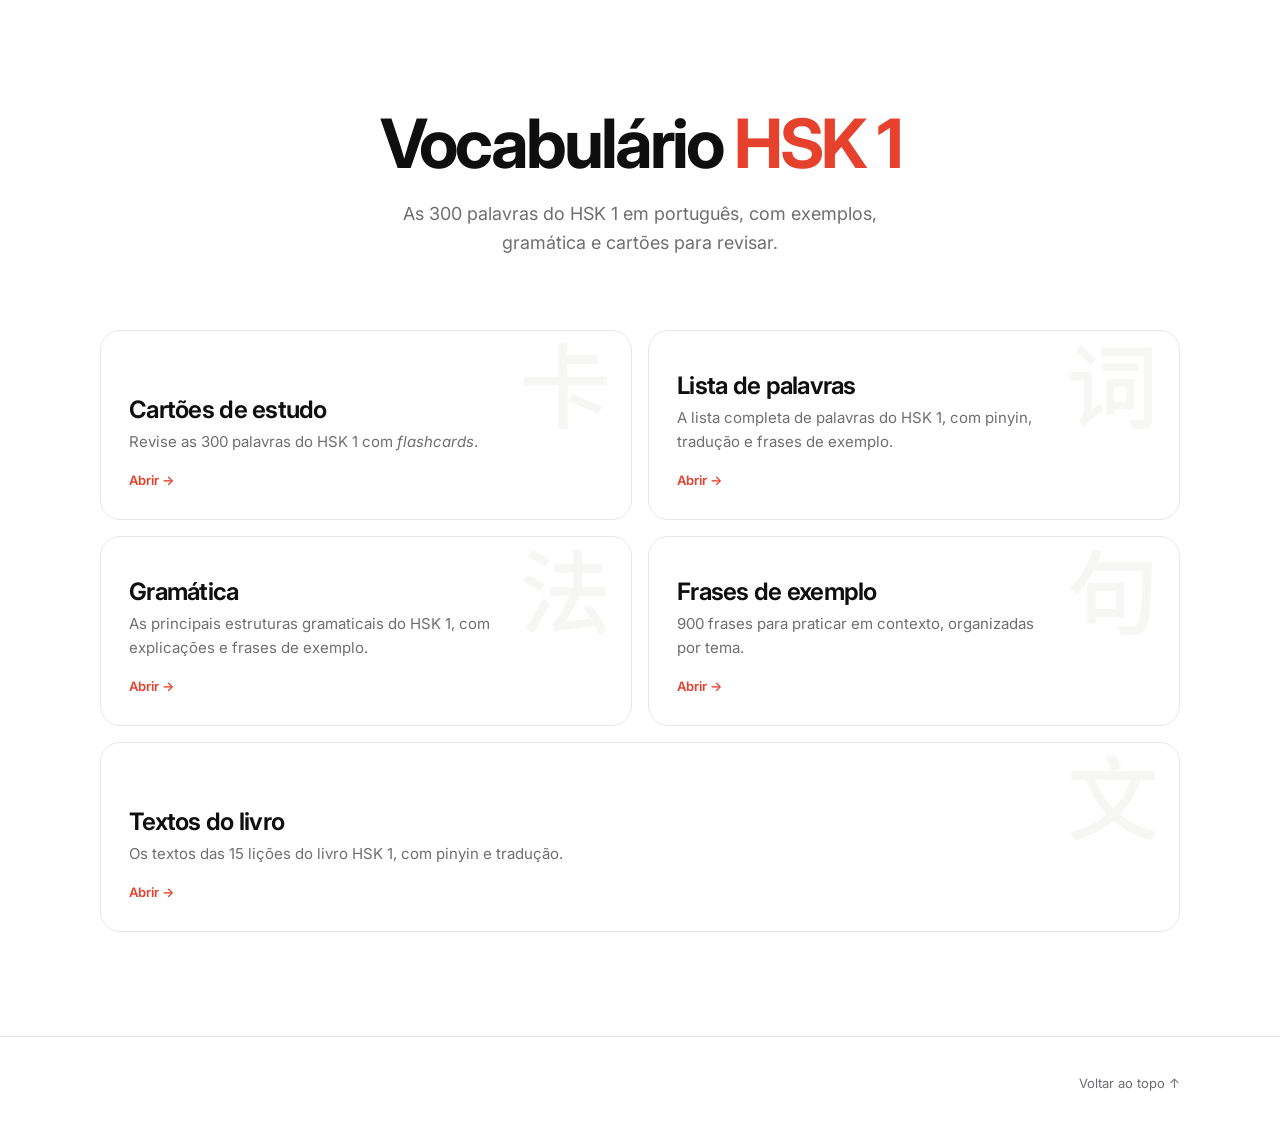
<file: index.html>
<!doctype html>
<html lang="pt-BR">
  <head>
    <meta charset="UTF-8" />
    <meta name="viewport" content="width=device-width, initial-scale=1.0" />
    <meta name="description" content="Estude as 300 palavras do HSK 1 em português, com cartões de revisão, exemplos, gramática e frases." />
    <title>Vocabulário HSK 1 em português</title>
    <link rel="preconnect" href="https://fonts.googleapis.com" />
    <link rel="preconnect" href="https://fonts.gstatic.com" crossorigin />
    <link href="https://fonts.googleapis.com/css2?family=Inter:wght@400;500;600;700&family=Noto+Sans+SC:wght@400;500;600&display=swap" rel="stylesheet" />
    <link rel="icon" href="favicon.svg" type="image/svg+xml" />
    <link rel="alternate icon" href="favicon.ico" sizes="any" />
    <link rel="apple-touch-icon" href="apple-touch-icon.png" />
    <link rel="stylesheet" href="styles.css" />
  </head>
  <body>
    <main id="conteudo">
      <section class="hero" id="inicio">
        <div class="shell hero__inner">
          <h1>Vocabulário <em>HSK 1</em></h1>
          <p class="hero__intro">As 300 palavras do HSK 1 em português, com exemplos, gramática e cartões para revisar.</p>
        <!--<div class="stats" aria-label="Números do HSK 1">
            <div><strong>300</strong><span>palavras</span></div>
            <div><strong>246</strong><span>caracteres</span></div>
          </div>-->
        </div>
      </section>
      <section class="shell home-menu" aria-label="Menu principal">
        <a class="home-card" href="cartoes.html"><span class="home-card__mark" lang="zh-Hans" aria-hidden="true">卡</span><h2>Cartões de estudo</h2><p>Revise as 300 palavras do HSK 1 com <i>flashcards</i>.</p><span class="home-card__go">Abrir →</span></a>
        <a class="home-card" href="vocabulario.html"><span class="home-card__mark" lang="zh-Hans" aria-hidden="true">词</span><h2>Lista de palavras</h2><p>A lista completa de palavras do HSK 1, com pinyin, tradução e frases de exemplo.</p><span class="home-card__go">Abrir →</span></a>
        <a class="home-card" href="gramatica.html"><span class="home-card__mark" lang="zh-Hans" aria-hidden="true">法</span><h2>Gramática</h2><p>As principais estruturas gramaticais do HSK 1, com explicações e frases de exemplo.</p><span class="home-card__go">Abrir →</span></a>
        <a class="home-card" href="frases.html"><span class="home-card__mark" lang="zh-Hans" aria-hidden="true">句</span><h2>Frases de exemplo</h2><p>900 frases para praticar em contexto, organizadas por tema.</p><span class="home-card__go">Abrir →</span></a>
        <a class="home-card" href="textos.html"><span class="home-card__mark" lang="zh-Hans" aria-hidden="true">文</span><h2>Textos do livro</h2><p>Os textos das 15 lições do livro HSK 1, com pinyin e tradução.</p><span class="home-card__go">Abrir →</span></a>
      </section>
    </main>
    <footer><div class="shell footer-inner"><a href="#conteudo">Voltar ao topo ↑</a></div></footer>
  </body>
</html>
</file>
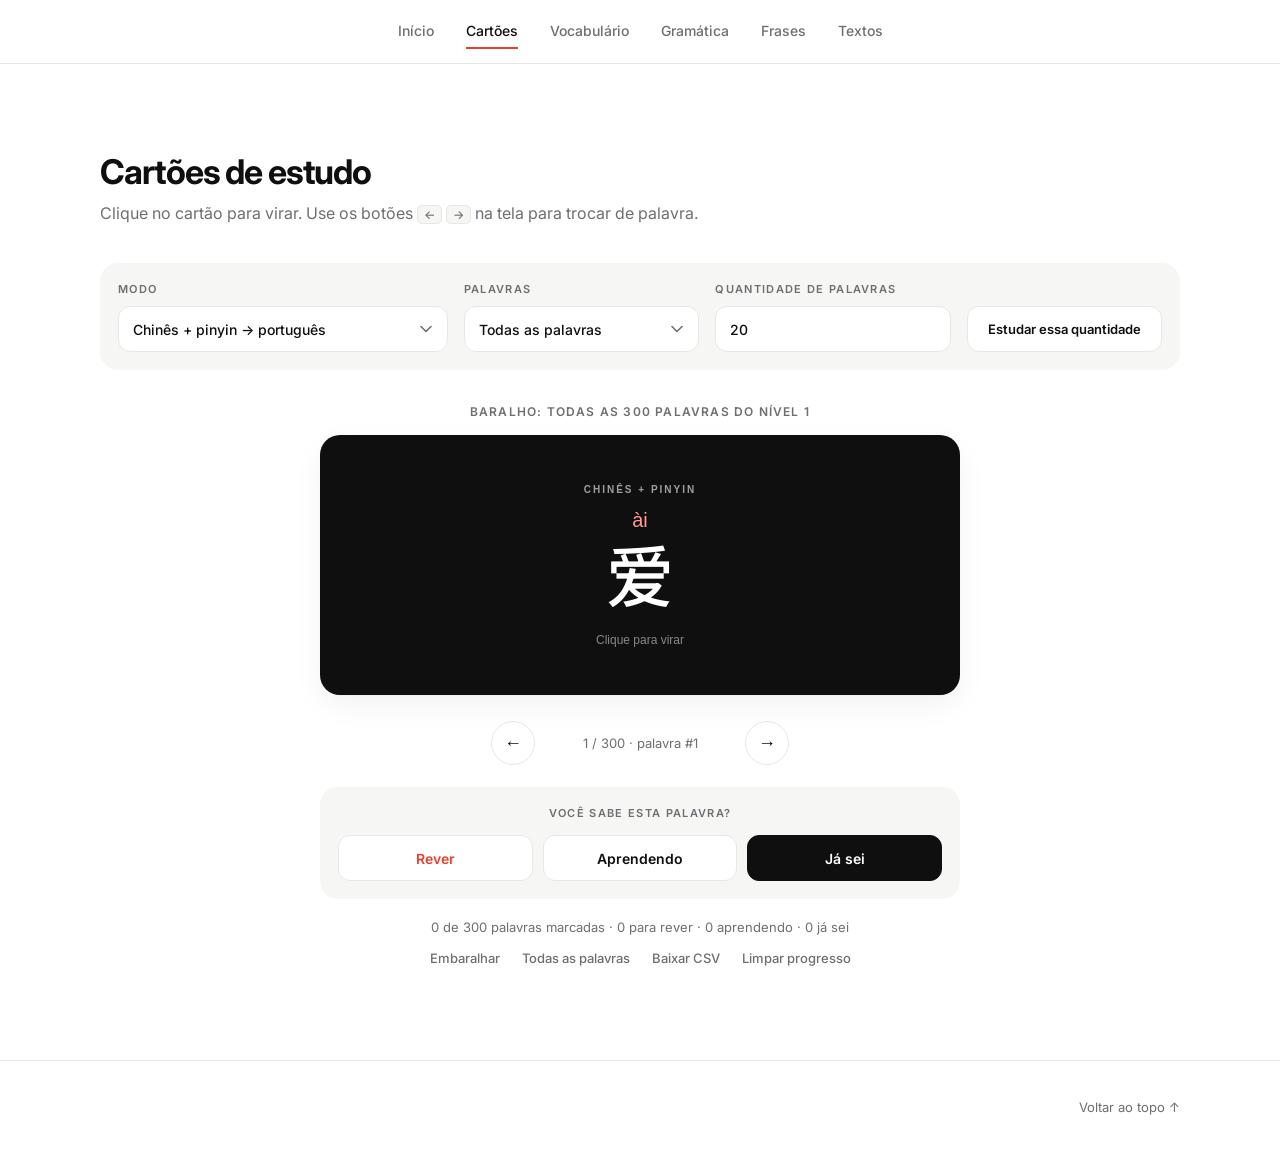
<file: cartoes.html>
<!doctype html>
<html lang="pt-BR">
  <head>
    <meta charset="UTF-8" />
    <meta name="viewport" content="width=device-width, initial-scale=1.0" />
    <meta name="description" content="Revise as 300 palavras com cartões que viram e três modos de estudo." />
    <title>Cartões de estudo | HSK 1</title>
    <link rel="preconnect" href="https://fonts.googleapis.com" />
    <link rel="preconnect" href="https://fonts.gstatic.com" crossorigin />
    <link href="https://fonts.googleapis.com/css2?family=Inter:wght@400;500;600;700&family=Noto+Sans+SC:wght@400;500;600&display=swap" rel="stylesheet" />
    <link rel="icon" href="favicon.svg" type="image/svg+xml" />
    <link rel="alternate icon" href="favicon.ico" sizes="any" />
    <link rel="apple-touch-icon" href="apple-touch-icon.png" />
    <link rel="stylesheet" href="styles.css" />
  </head>
  <body>
    <a class="skip-link" href="#conteudo">Pular para o conteúdo</a>
    <header class="topbar">
      <div class="topbar__inside shell">
        <nav class="nav" id="primary-nav" aria-label="Navegação principal">
          <a href="index.html">Início</a>
          <a href="cartoes.html" aria-current="page">Cartões</a>
          <a href="vocabulario.html">Vocabulário</a>
          <a href="gramatica.html">Gramática</a>
          <a href="frases.html">Frases</a>
          <a href="textos.html">Textos</a>
        </nav>
      </div>
    </header>

    <main id="conteudo">
<section class="study-section" id="cartoes">
        <div class="shell">
          <div class="section-heading">
            <h1>Cartões de estudo</h1>
            <p>Clique no cartão para virar. Use os botões <kbd>←</kbd> <kbd>→</kbd> na tela para trocar de palavra.</p>
          </div>
          <div class="flash-settings" aria-label="Configurações dos cartões">
            <label>Modo
              <select id="card-mode"><option value="hanzi">Chinês → português</option><option value="hanzi-pinyin" selected>Chinês + pinyin → português</option><option value="meaning">Português → chinês</option></select>
            </label>
            <label>Palavras
              <select id="deck-filter"><option value="all">Todas as palavras</option><option value="again">Rever</option><option value="learning">Aprendendo</option><option value="review">Rever + Aprendendo</option><option value="unmarked">Ainda não marcadas</option><option value="know">Já sei</option></select>
            </label>
            <label>Quantidade de palavras<input id="study-count" type="number" min="1" max="300" step="1" value="20" inputmode="numeric" /></label>
            <button class="outline-button" id="study-words" type="button">Estudar essa quantidade</button>
          </div>
          <div class="deck-label" id="deck-label">Todas as 300 palavras</div>
          <p class="deck-note" id="deck-note" aria-live="polite"></p>
          <button class="flashcard" id="flashcard" type="button" aria-label="Virar cartão">
            <span class="card-side card-front"><small id="card-front-label">Chinês</small><span id="card-front-pinyin"></span><strong id="card-hanzi" lang="zh-Hans"></strong><i>Clique para virar</i></span>
            <span class="card-side card-back"><small id="card-back-label">Português</small><strong id="card-meaning"></strong><span id="card-pinyin"></span><i>Clique para voltar</i></span>
          </button>
          <div class="card-context" id="card-context"></div>
          <div class="card-controls">
            <button class="icon-button" id="prev-card" type="button" aria-label="Palavra anterior">←</button>
            <span id="card-count" aria-live="polite">1 / 300</span>
            <button class="icon-button" id="next-card" type="button" aria-label="Próxima palavra">→</button>
          </div>
          <div class="rating-area">
            <span>Você sabe esta palavra?</span>
            <div><button type="button" class="rate-again" data-rating="again">Rever</button><button type="button" class="rate-learning" data-rating="learning">Aprendendo</button><button type="button" class="rate-know" data-rating="know">Já sei</button></div>
          </div>
          <p class="progress-copy" id="progress-copy" aria-live="polite"></p>
          <div class="deck-actions">
            <button class="text-button" id="shuffle-deck" type="button">Embaralhar</button><button class="text-button" id="all-deck" type="button">Todas as palavras</button><button class="text-button" id="download-csv" type="button">Baixar CSV</button><button class="text-button danger" id="clear-progress" type="button">Limpar progresso</button>
          </div>
        </div>
      </section>
    </main>
    <footer><div class="shell footer-inner"><a href="#conteudo">Voltar ao topo ↑</a></div></footer>
    <script src="data.js"></script>
    <script src="cartoes.js"></script>
  </body>
</html>
</file>
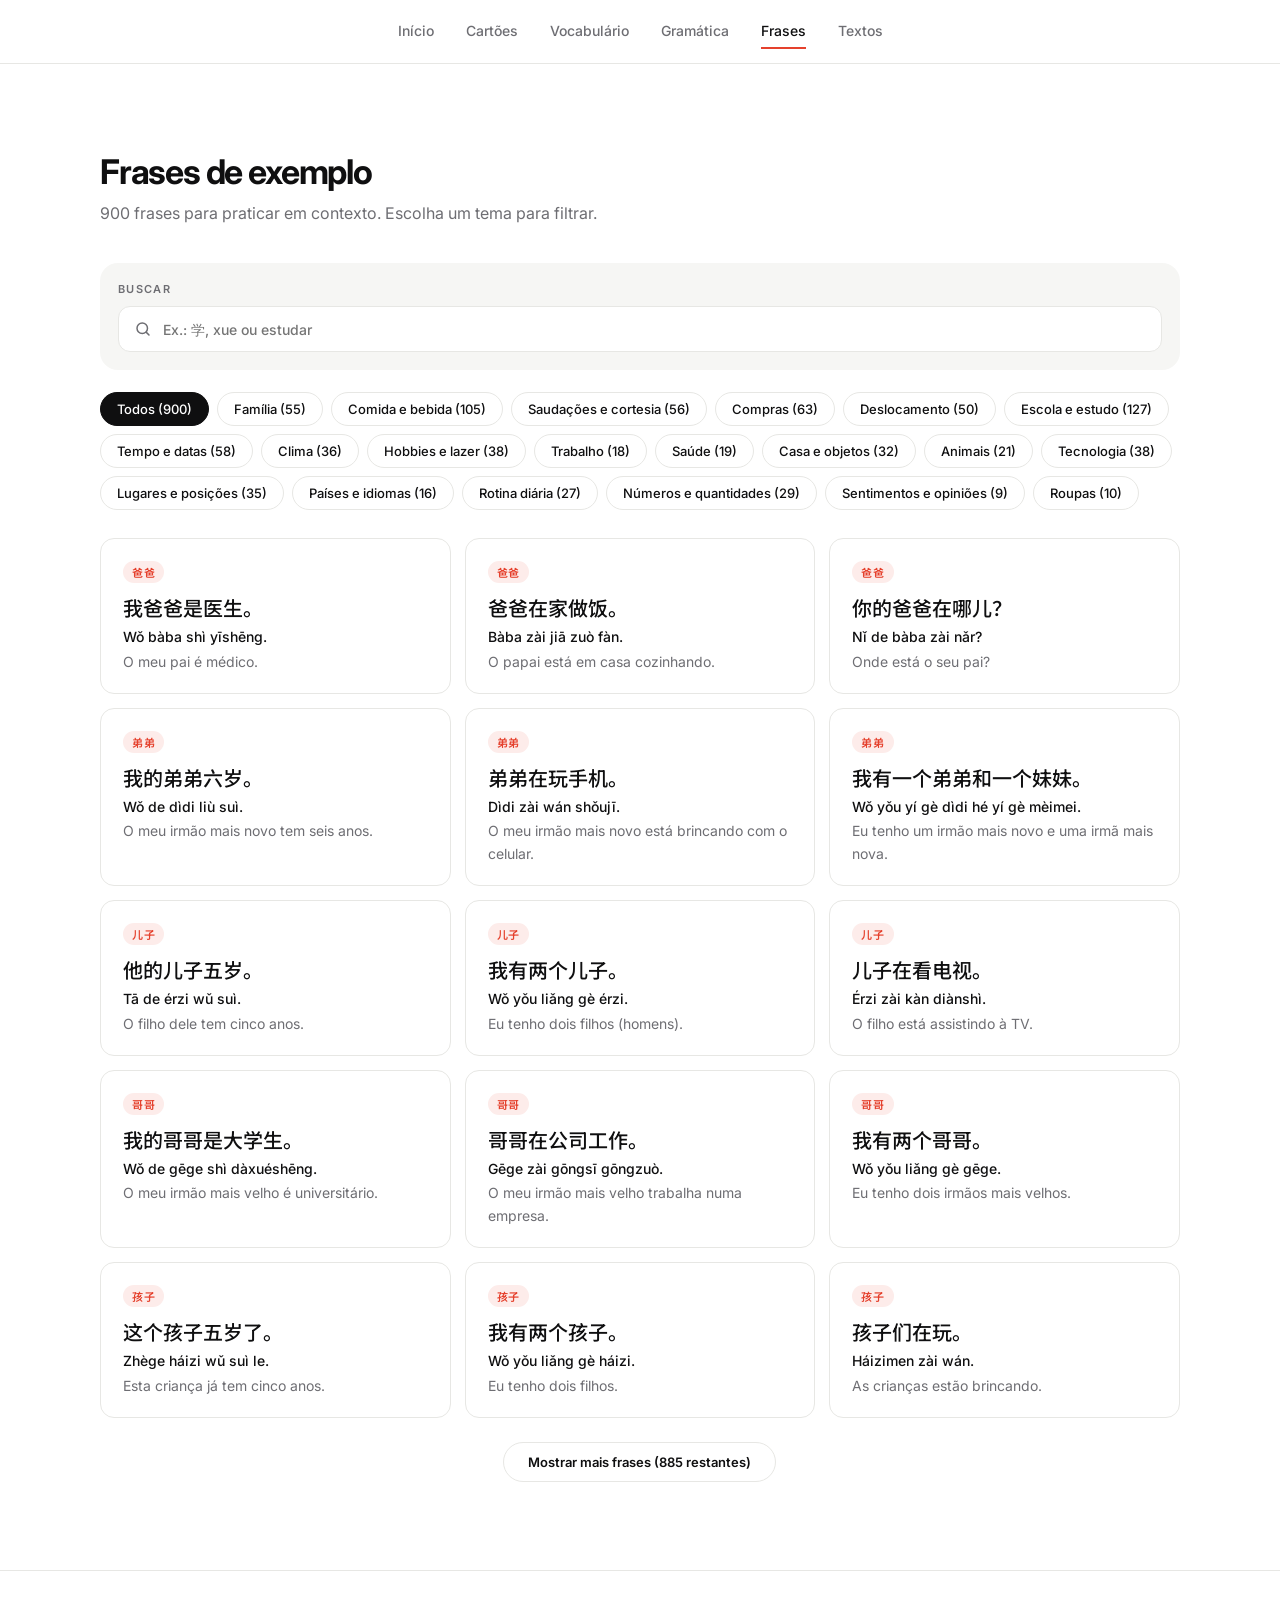
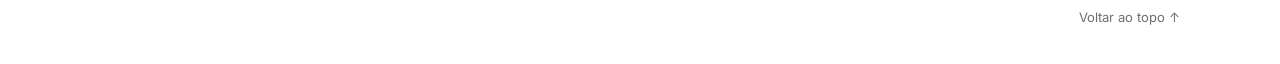
<file: frases.html>
<!doctype html>
<html lang="pt-BR">
  <head>
    <meta charset="UTF-8" />
    <meta name="viewport" content="width=device-width, initial-scale=1.0" />
    <meta name="description" content="900 frases para praticar em contexto, organizadas por tema." />
    <title>Frases de exemplo | HSK 1</title>
    <link rel="preconnect" href="https://fonts.googleapis.com" />
    <link rel="preconnect" href="https://fonts.gstatic.com" crossorigin />
    <link href="https://fonts.googleapis.com/css2?family=Inter:wght@400;500;600;700&family=Noto+Sans+SC:wght@400;500;600&display=swap" rel="stylesheet" />
    <link rel="icon" href="favicon.svg" type="image/svg+xml" />
    <link rel="alternate icon" href="favicon.ico" sizes="any" />
    <link rel="apple-touch-icon" href="apple-touch-icon.png" />
    <link rel="stylesheet" href="styles.css" />
  </head>
  <body>
    <a class="skip-link" href="#conteudo">Pular para o conteúdo</a>
    <header class="topbar">
      <div class="topbar__inside shell">
        <nav class="nav" id="primary-nav" aria-label="Navegação principal">
          <a href="index.html">Início</a>
          <a href="cartoes.html">Cartões</a>
          <a href="vocabulario.html">Vocabulário</a>
          <a href="gramatica.html">Gramática</a>
          <a href="frases.html" aria-current="page">Frases</a>
          <a href="textos.html">Textos</a>
        </nav>
      </div>
    </header>

    <main id="conteudo">
<section class="sentence-section shell" id="frases">
        <div class="section-heading"><h1>Frases de exemplo</h1><p>900 frases para praticar em contexto. Escolha um tema para filtrar.</p></div>
        <div class="filters" style="grid-template-columns:1fr" aria-label="Filtros das frases">
          <label class="search-label"><span>Buscar</span><input id="sentence-search" type="search" placeholder="Ex.: 学, xue ou estudar" autocomplete="off" /></label>
        </div>
        <p class="table-count" id="sentence-count"></p>
        <div class="topic-tabs" id="topic-tabs" aria-label="Filtrar frases por tema"></div>
        <div class="sentences-grid" id="sentences-grid"></div>
      </section>
    </main>
    <footer><div class="shell footer-inner"><a href="#conteudo">Voltar ao topo ↑</a></div></footer>
    <script src="data.js"></script>
    <script src="frases.js"></script>
  </body>
</html>
</file>
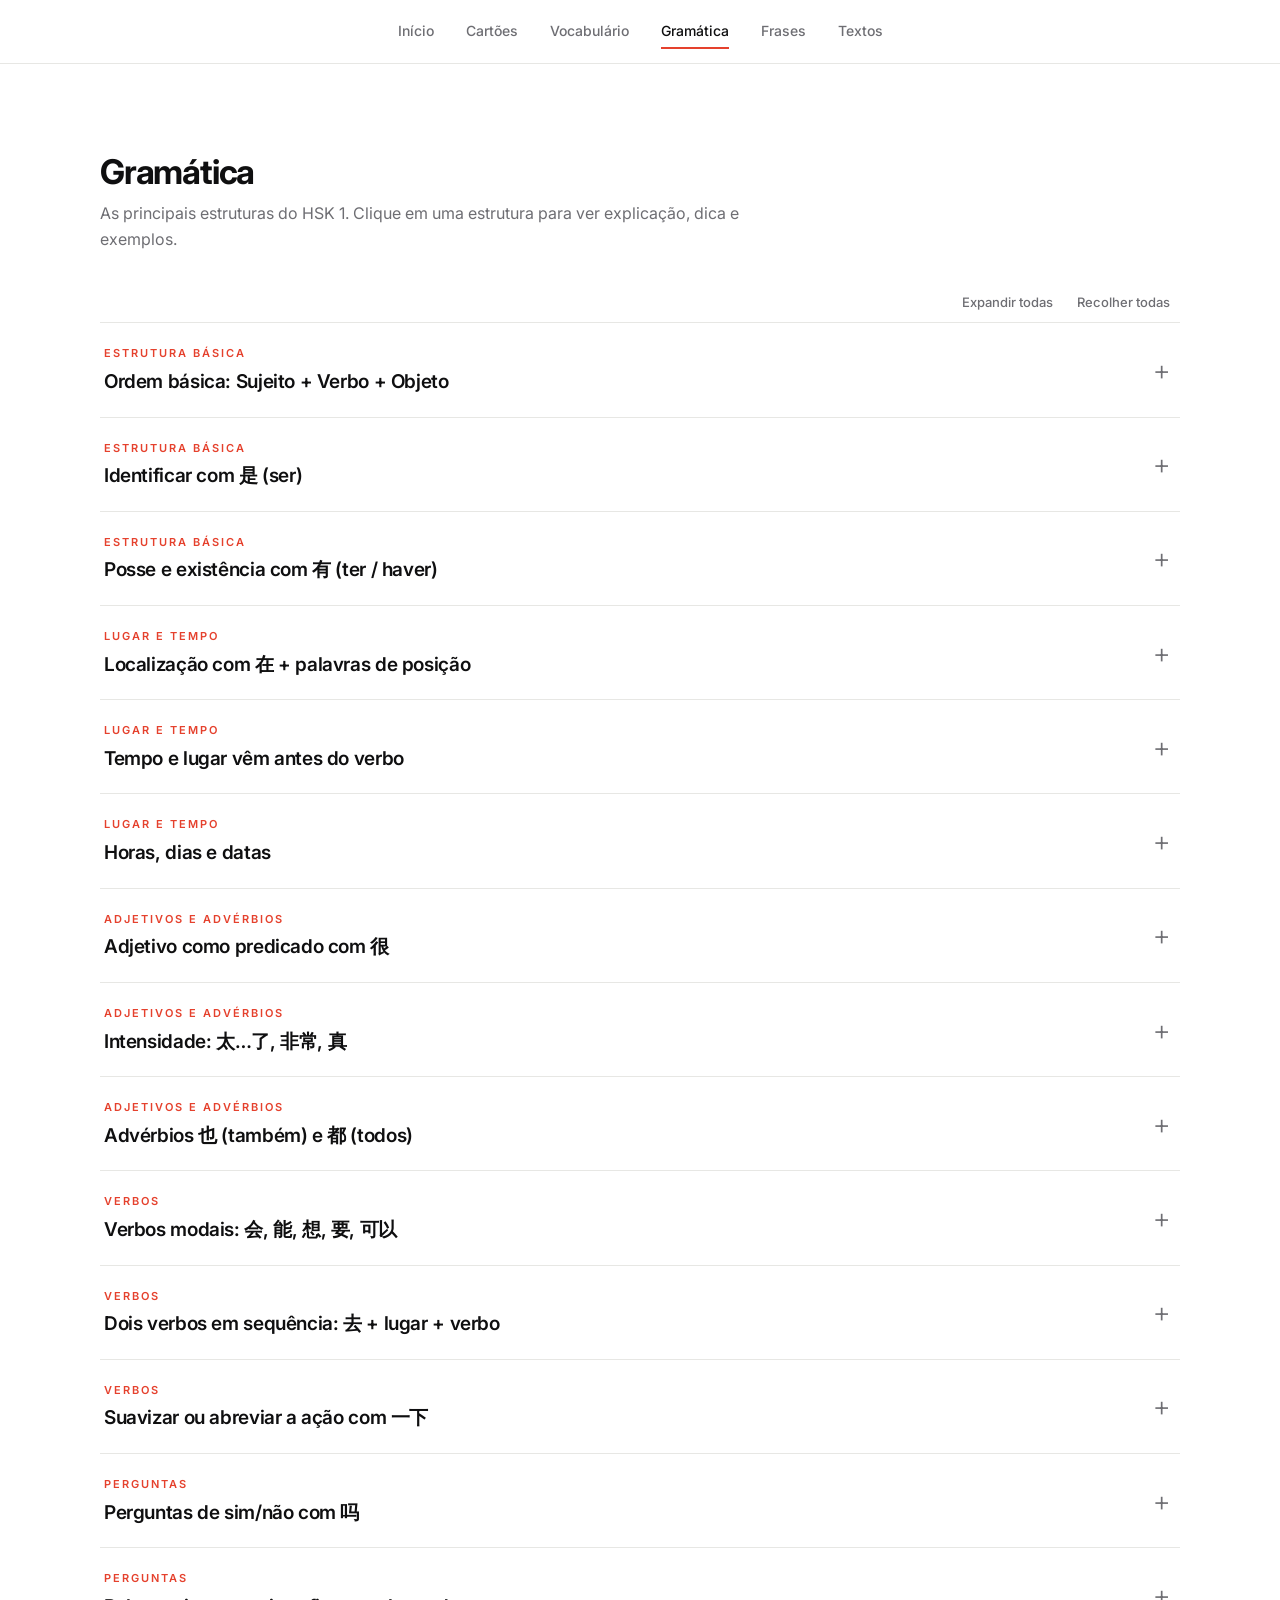
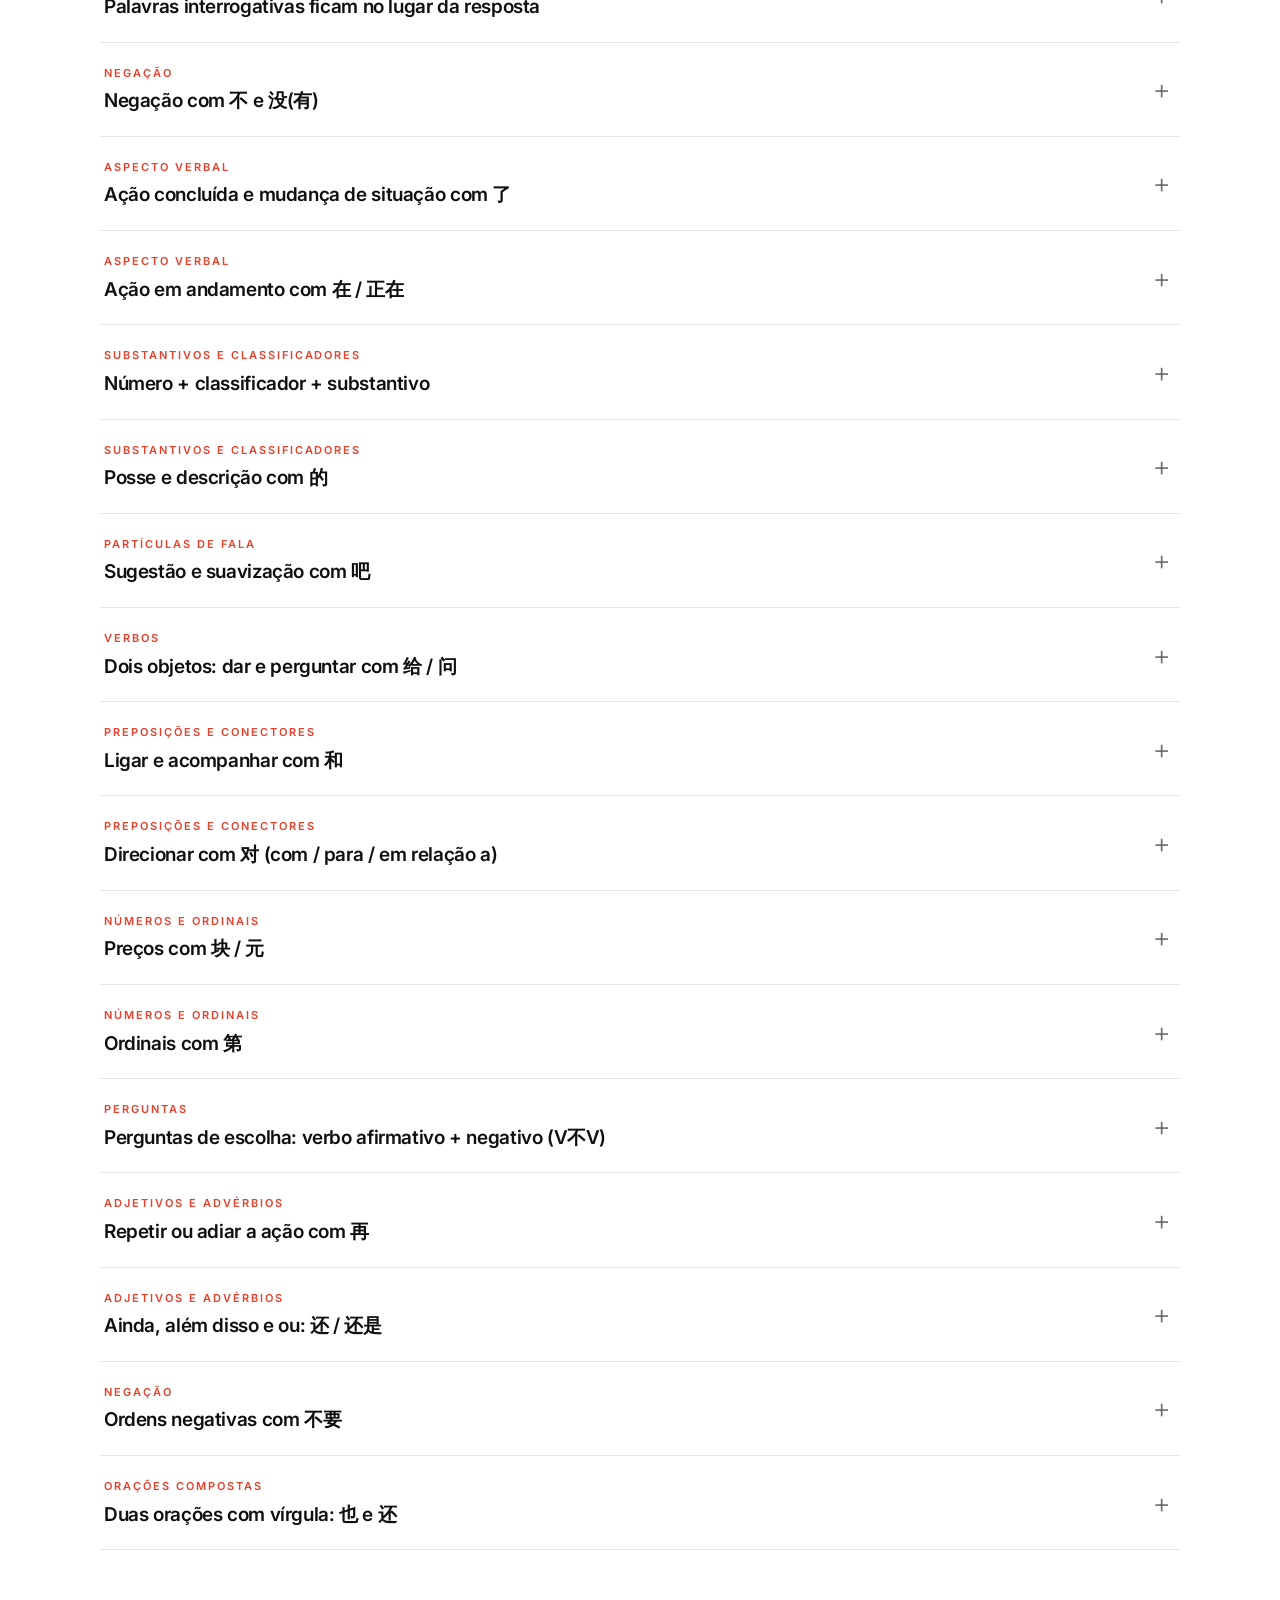
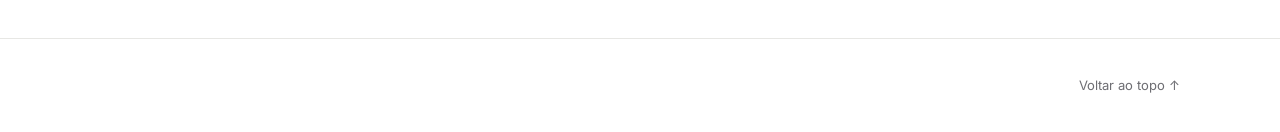
<file: gramatica.html>
<!doctype html>
<html lang="pt-BR">
  <head>
    <meta charset="UTF-8" />
    <meta name="viewport" content="width=device-width, initial-scale=1.0" />
    <meta name="description" content="As principais estruturas gramaticais do HSK 1, com explicações e frases de exemplo." />
    <title>Gramática | HSK 1</title>
    <link rel="preconnect" href="https://fonts.googleapis.com" />
    <link rel="preconnect" href="https://fonts.gstatic.com" crossorigin />
    <link href="https://fonts.googleapis.com/css2?family=Inter:wght@400;500;600;700&family=Noto+Sans+SC:wght@400;500;600&display=swap" rel="stylesheet" />
    <link rel="icon" href="favicon.svg" type="image/svg+xml" />
    <link rel="alternate icon" href="favicon.ico" sizes="any" />
    <link rel="apple-touch-icon" href="apple-touch-icon.png" />
    <link rel="stylesheet" href="styles.css" />
  </head>
  <body>
    <a class="skip-link" href="#conteudo">Pular para o conteúdo</a>
    <header class="topbar">
      <div class="topbar__inside shell">
        <nav class="nav" id="primary-nav" aria-label="Navegação principal">
          <a href="index.html">Início</a>
          <a href="cartoes.html">Cartões</a>
          <a href="vocabulario.html">Vocabulário</a>
          <a href="gramatica.html" aria-current="page">Gramática</a>
          <a href="frases.html">Frases</a>
          <a href="textos.html">Textos</a>
        </nav>
      </div>
    </header>

    <main id="conteudo">
<section class="grammar-section" id="gramatica">
        <div class="shell">
          <div class="section-heading">
            <h1>Gramática</h1>
            <p>As principais estruturas do HSK 1. Clique em uma estrutura para ver explicação, dica e exemplos.</p>
          </div>
          <div class="gv-tools"><button class="text-button" id="grammar-expand" type="button">Expandir todas</button><button class="text-button" id="grammar-collapse" type="button">Recolher todas</button></div>
          <div class="gv-list" id="grammar-list"></div>
        </div>
      </section>
    </main>
    <footer><div class="shell footer-inner"><a href="#conteudo">Voltar ao topo ↑</a></div></footer>
    <script src="data.js"></script>
    <script src="gramatica.js"></script>
  </body>
</html>
</file>
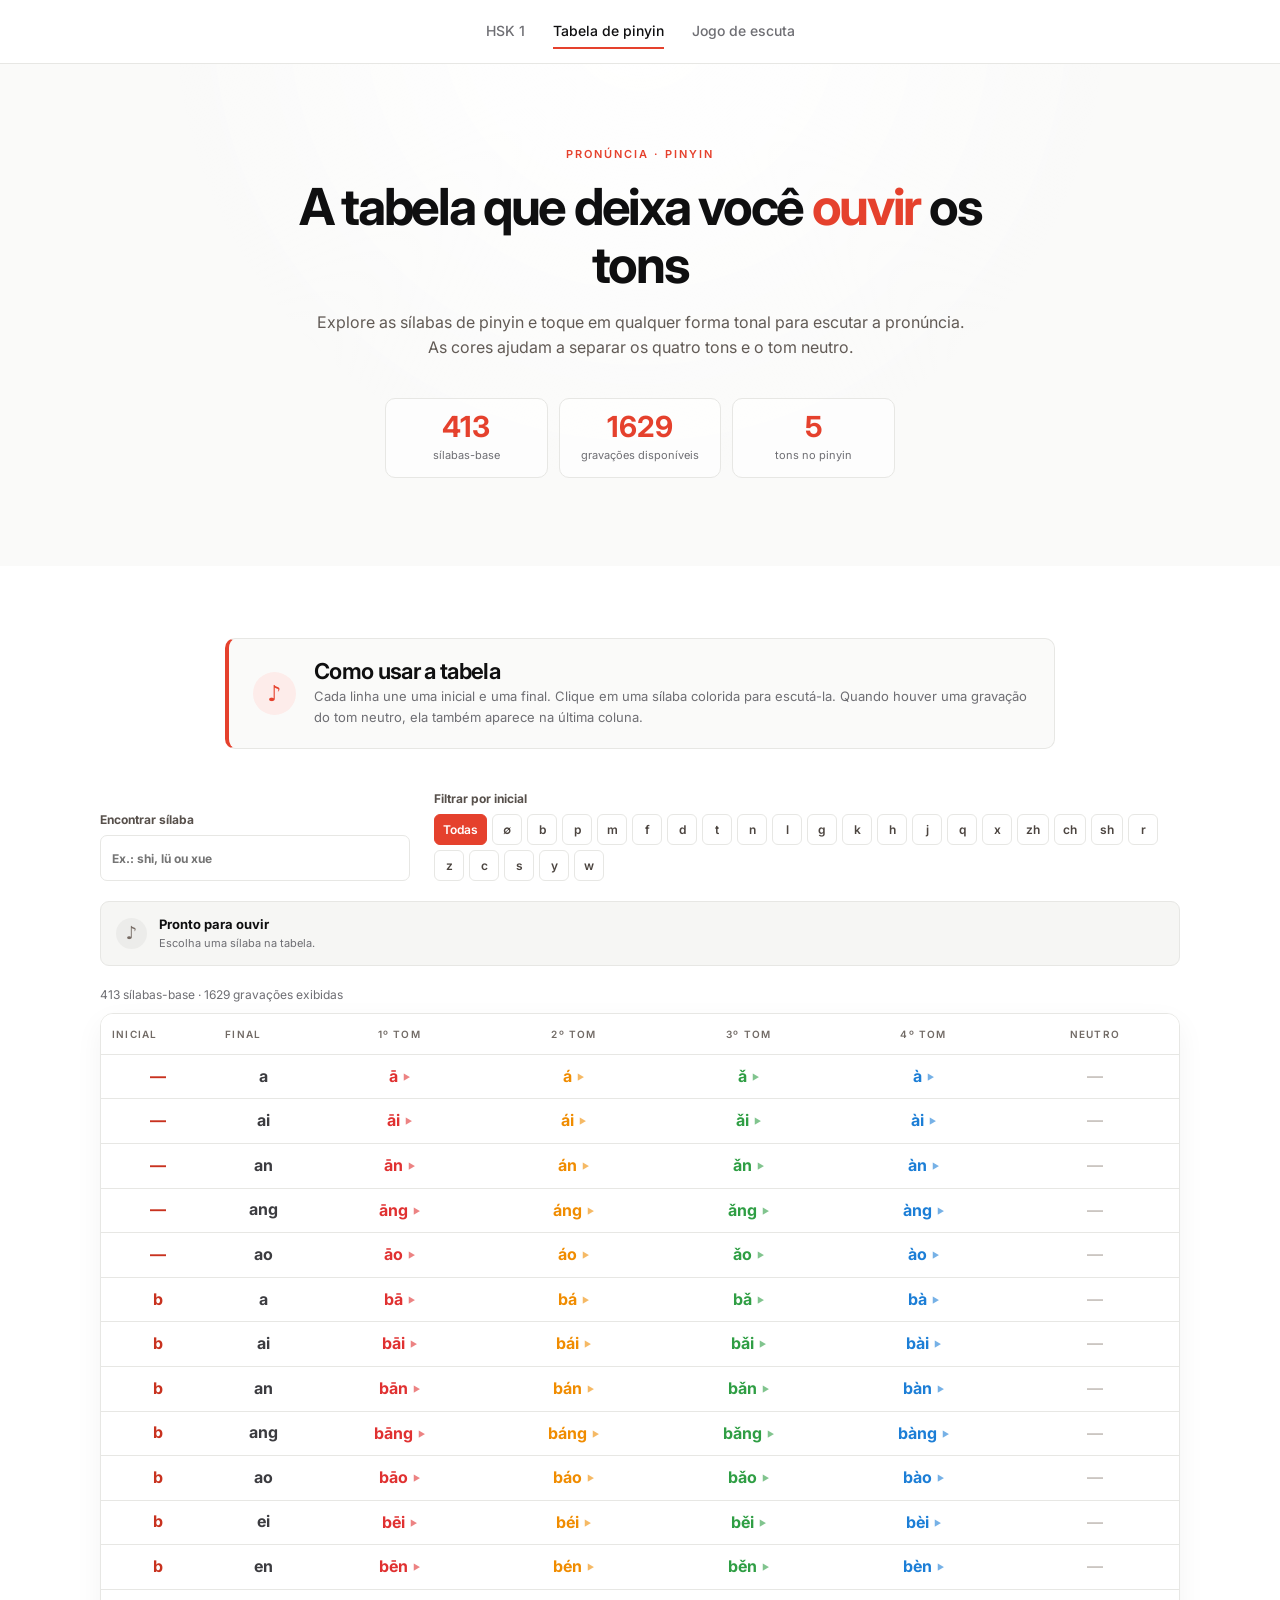
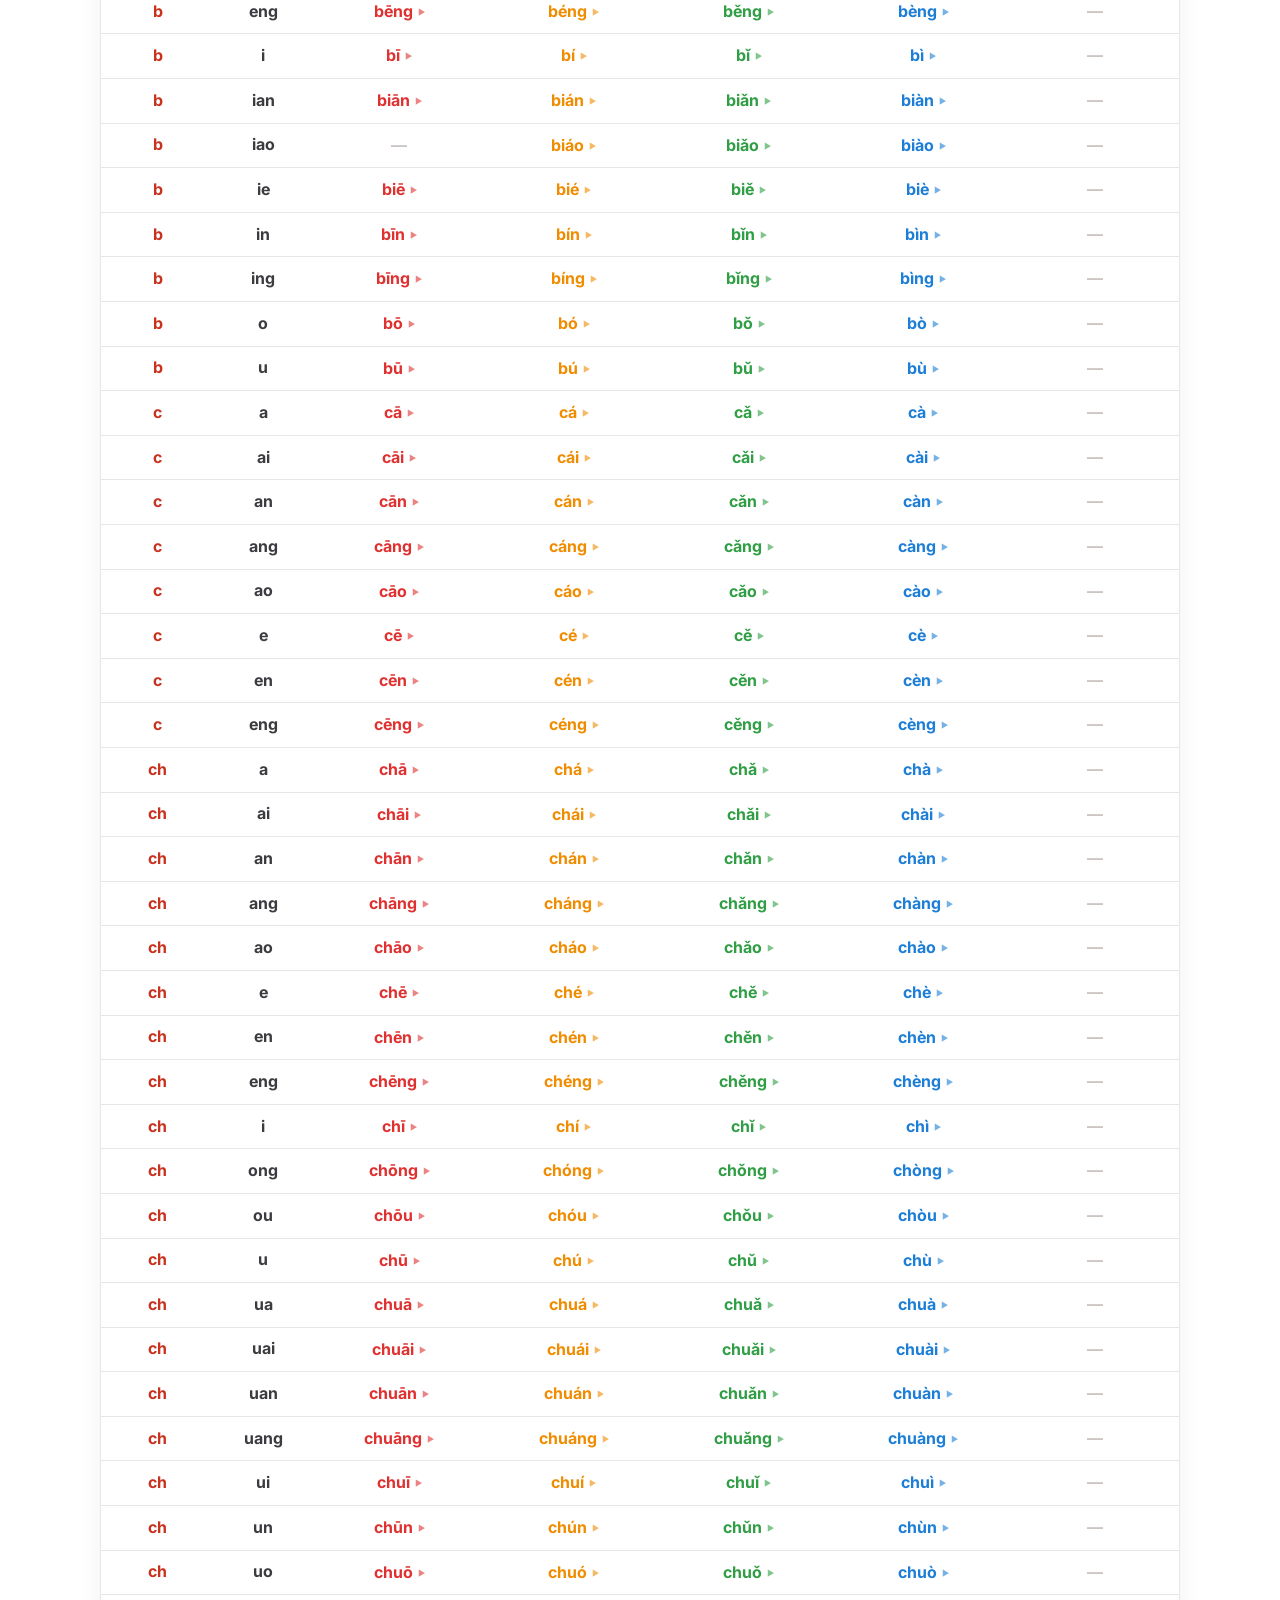
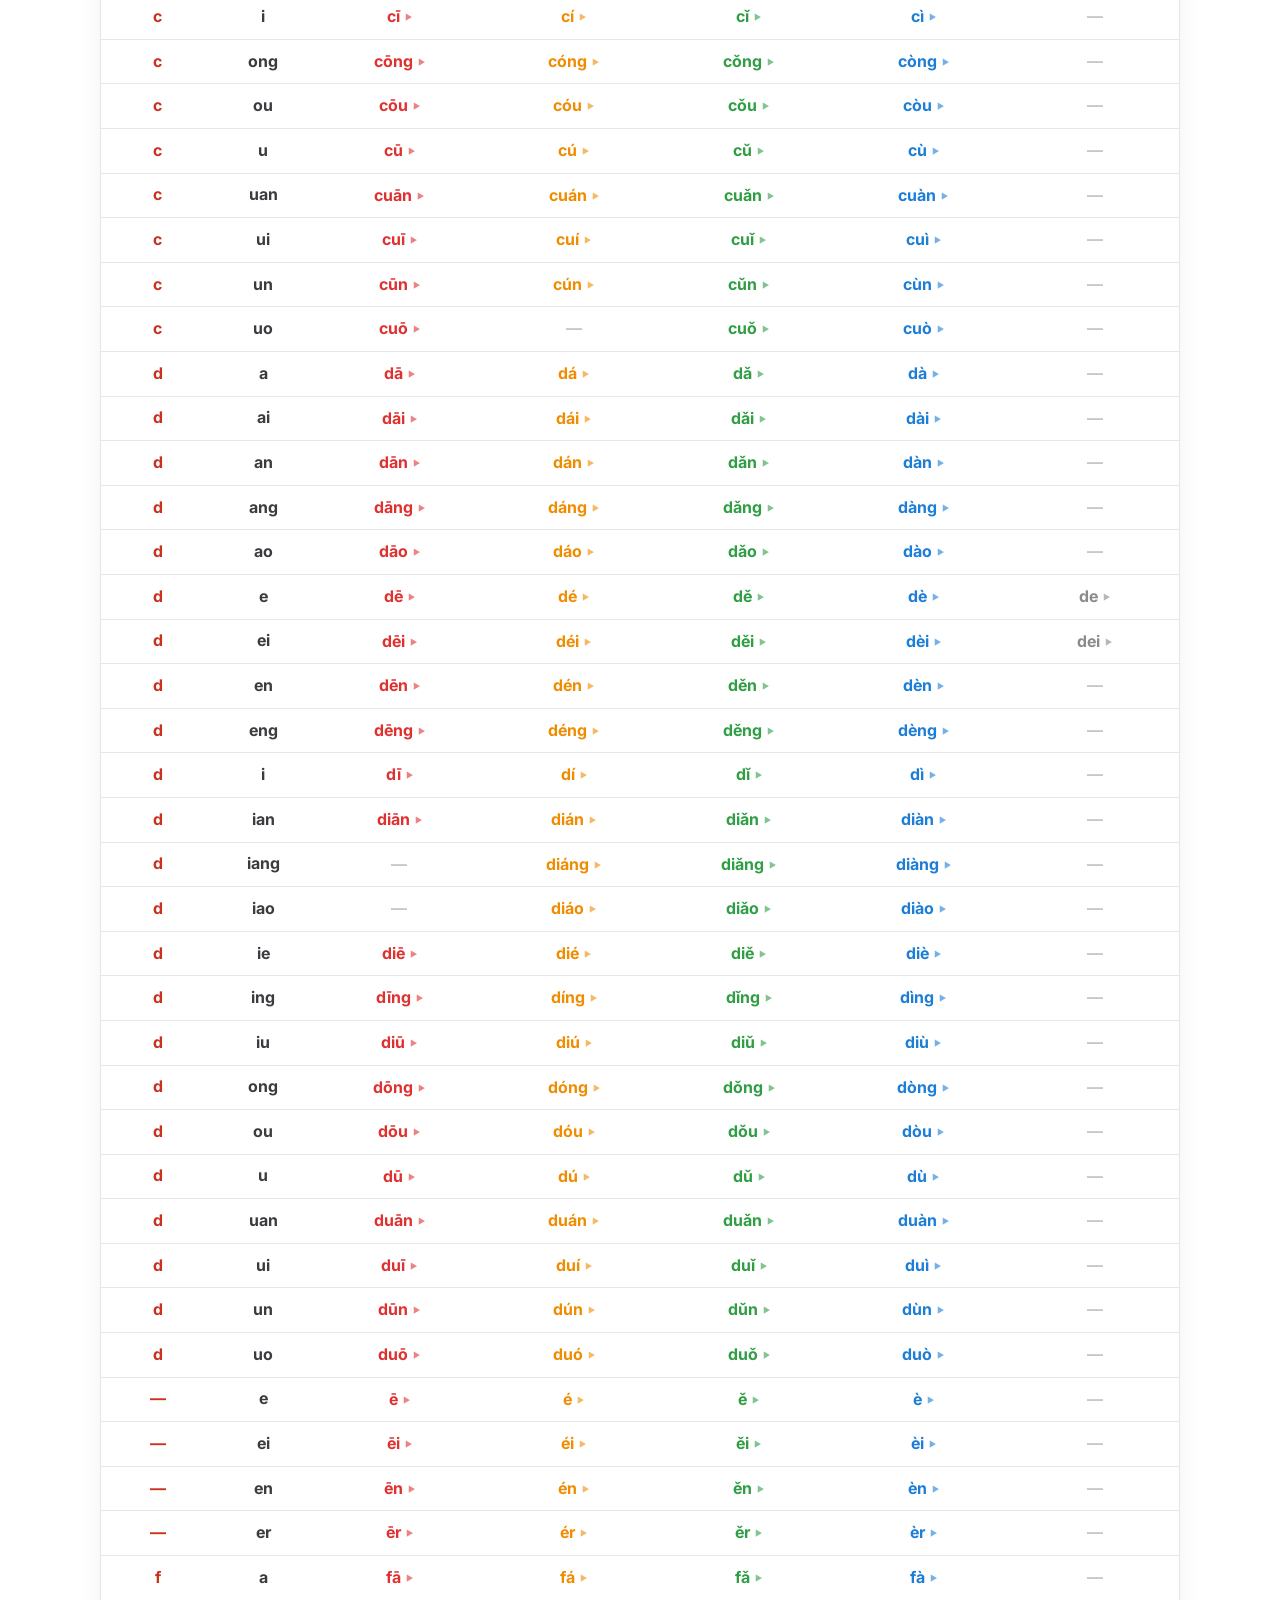
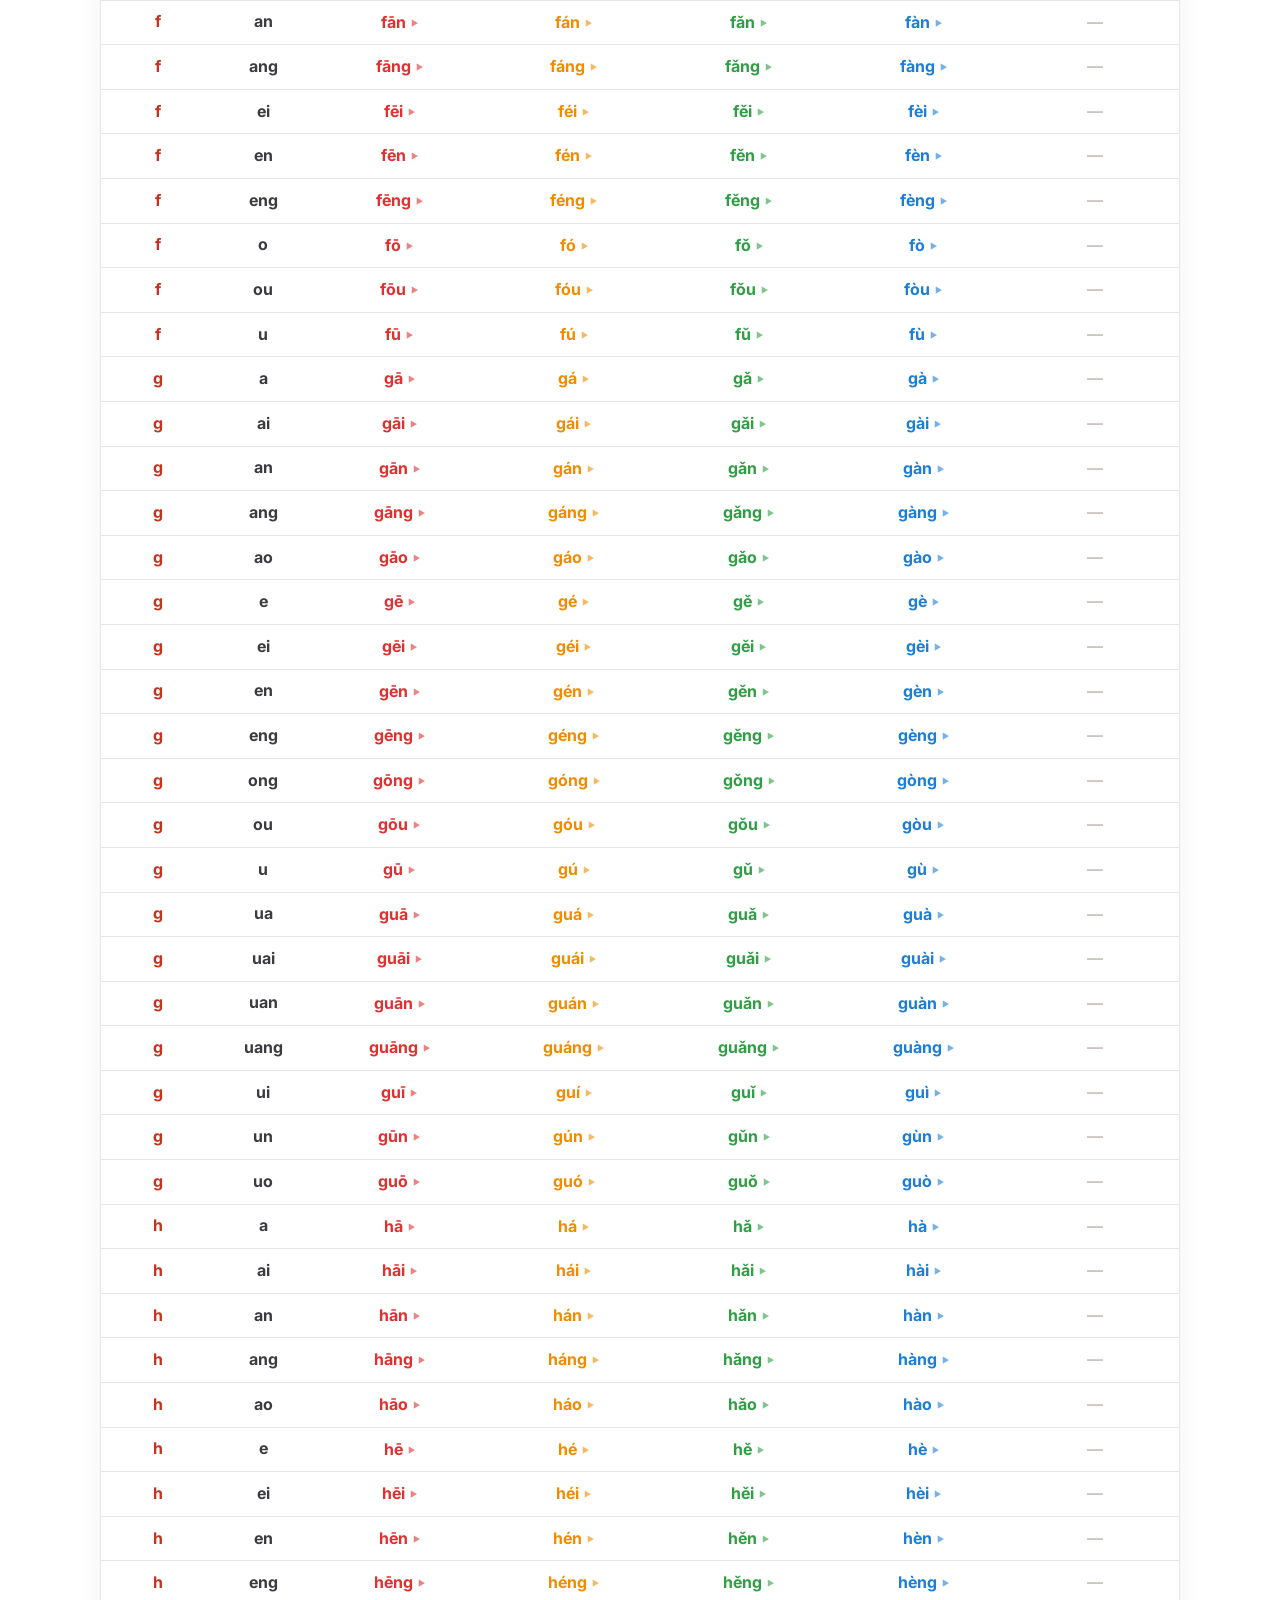
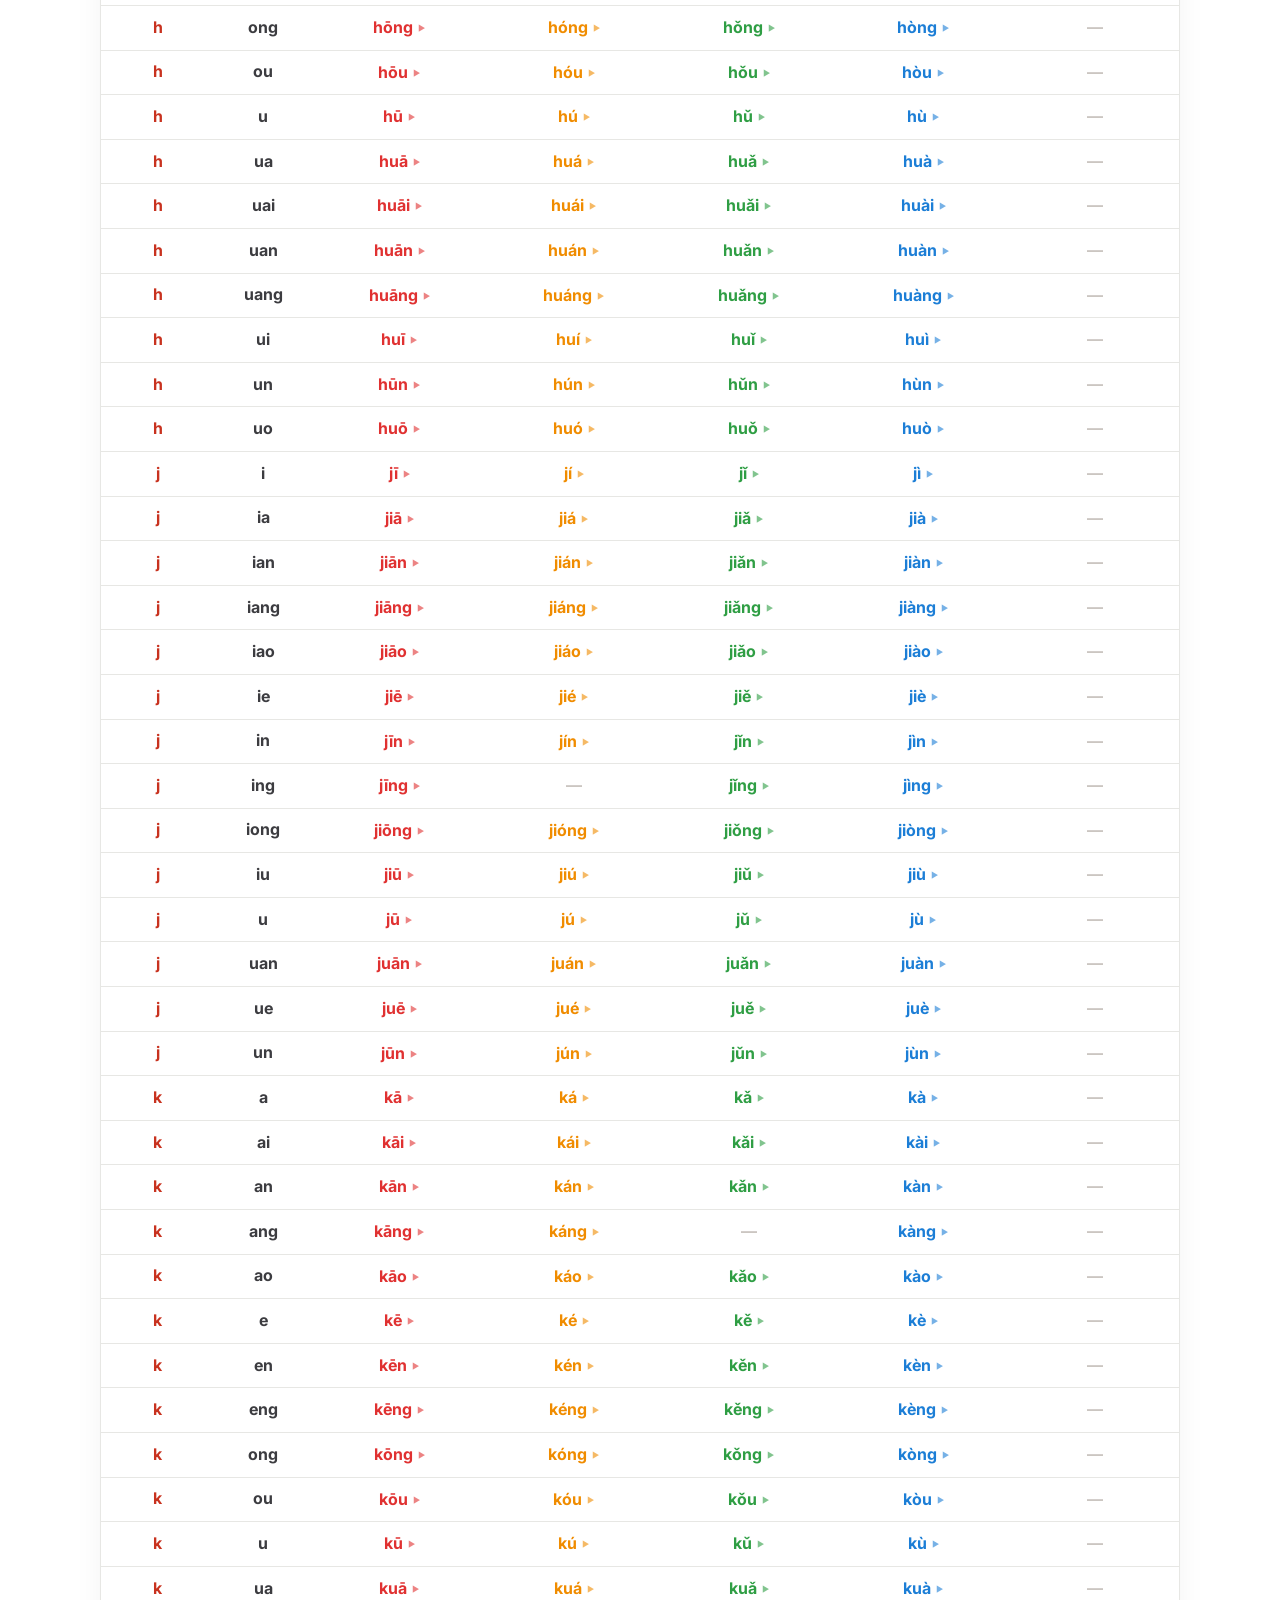
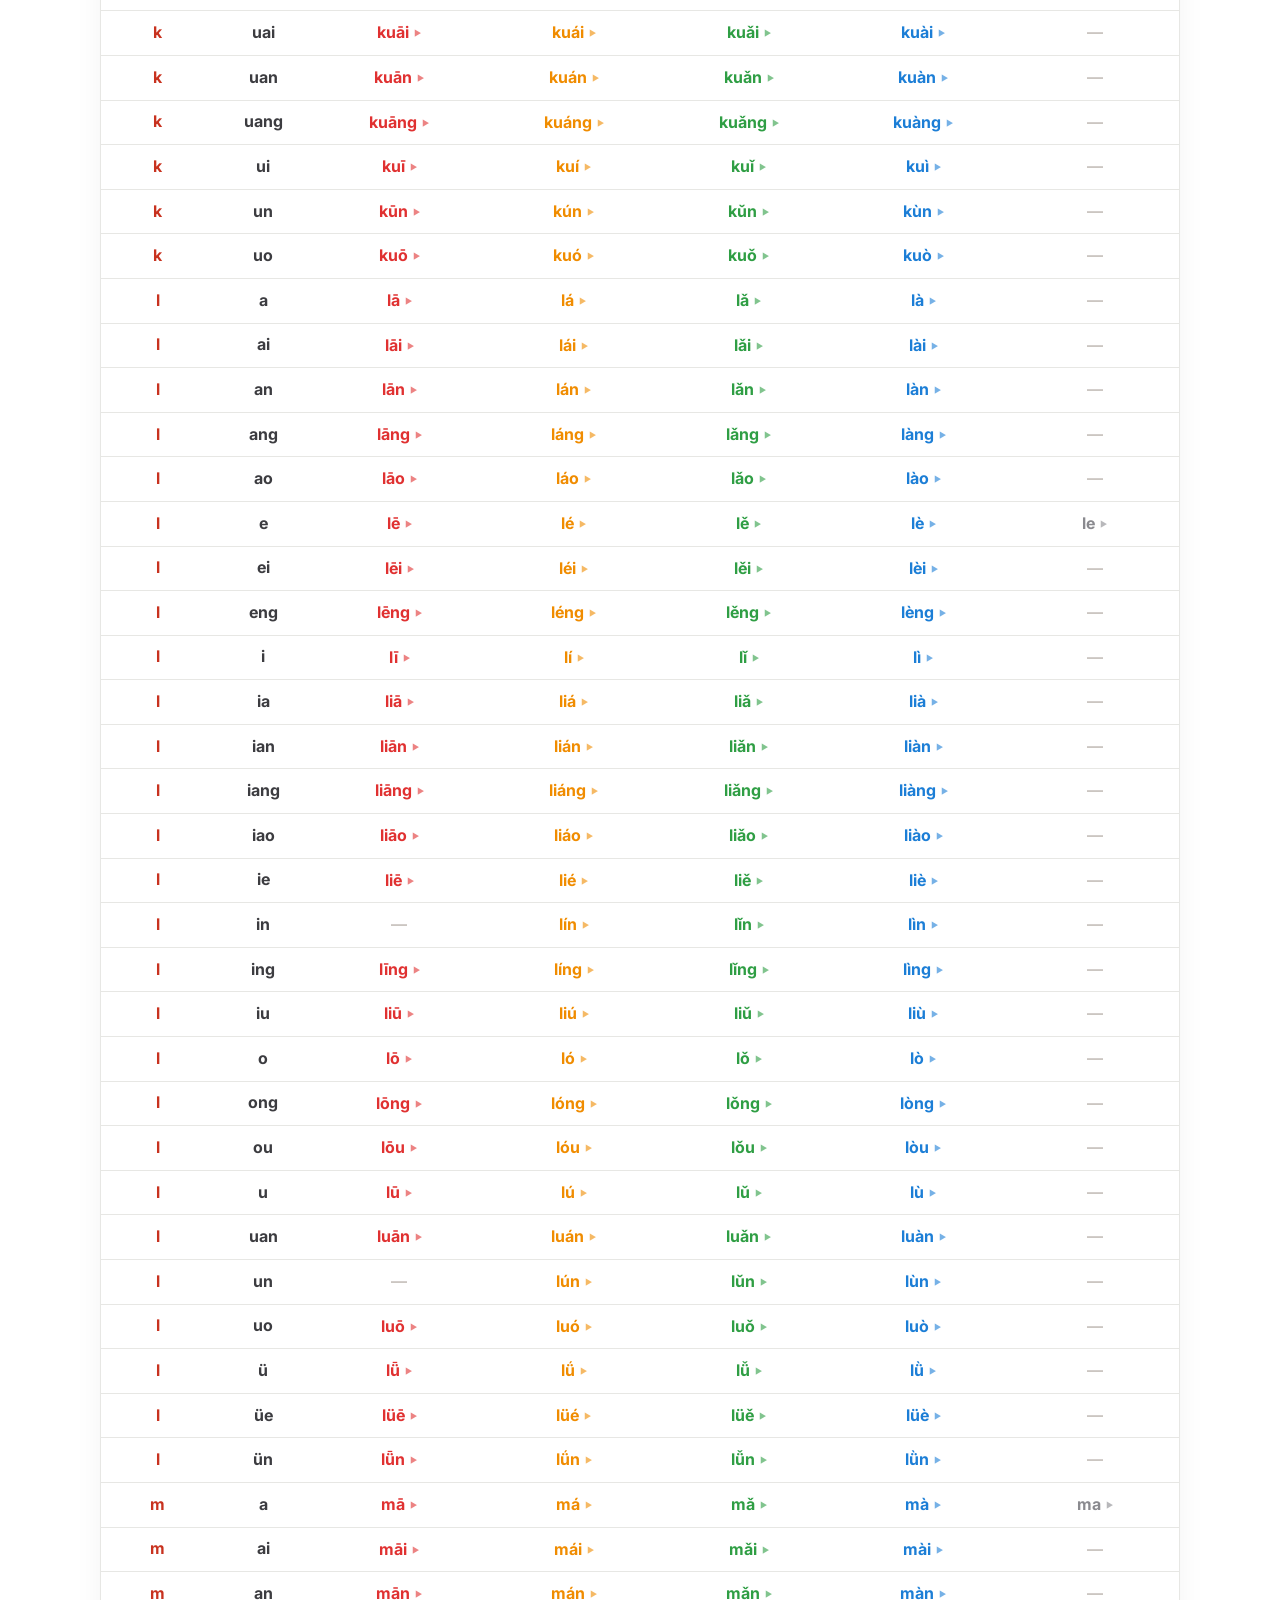
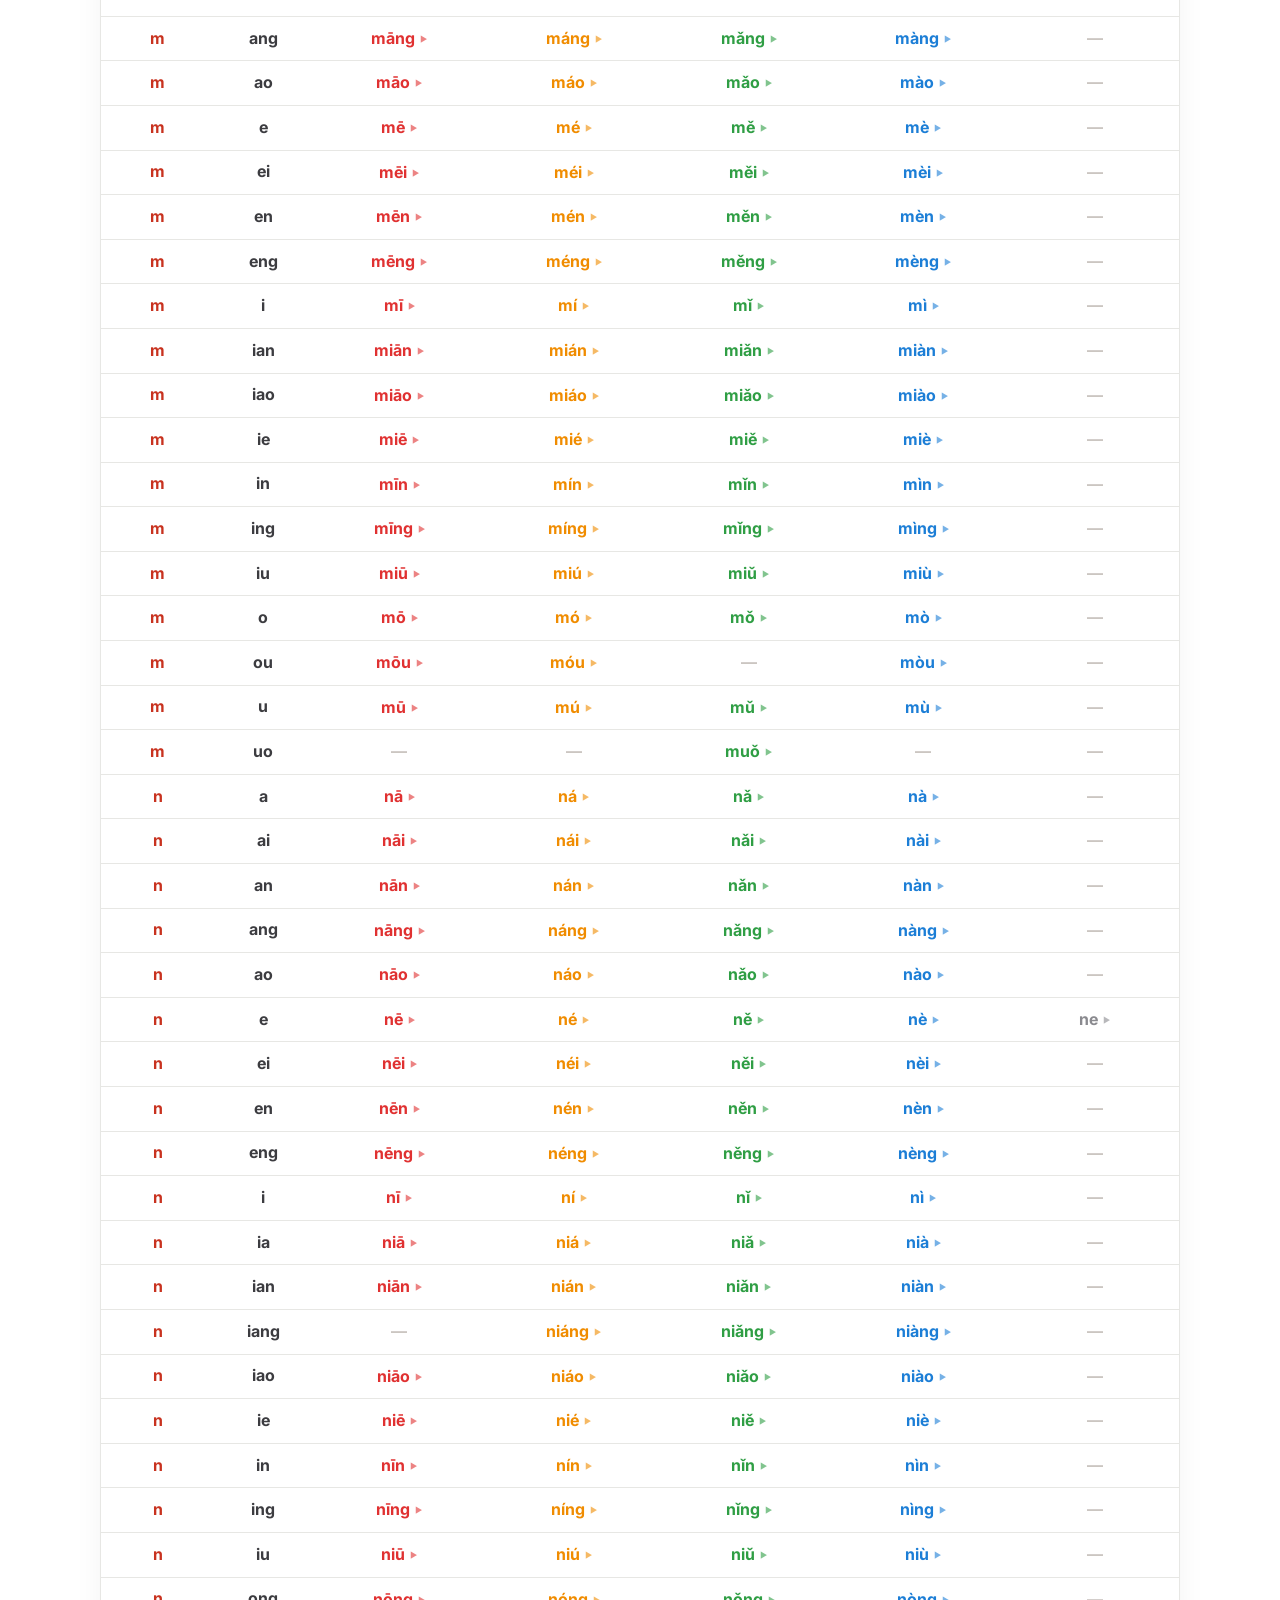
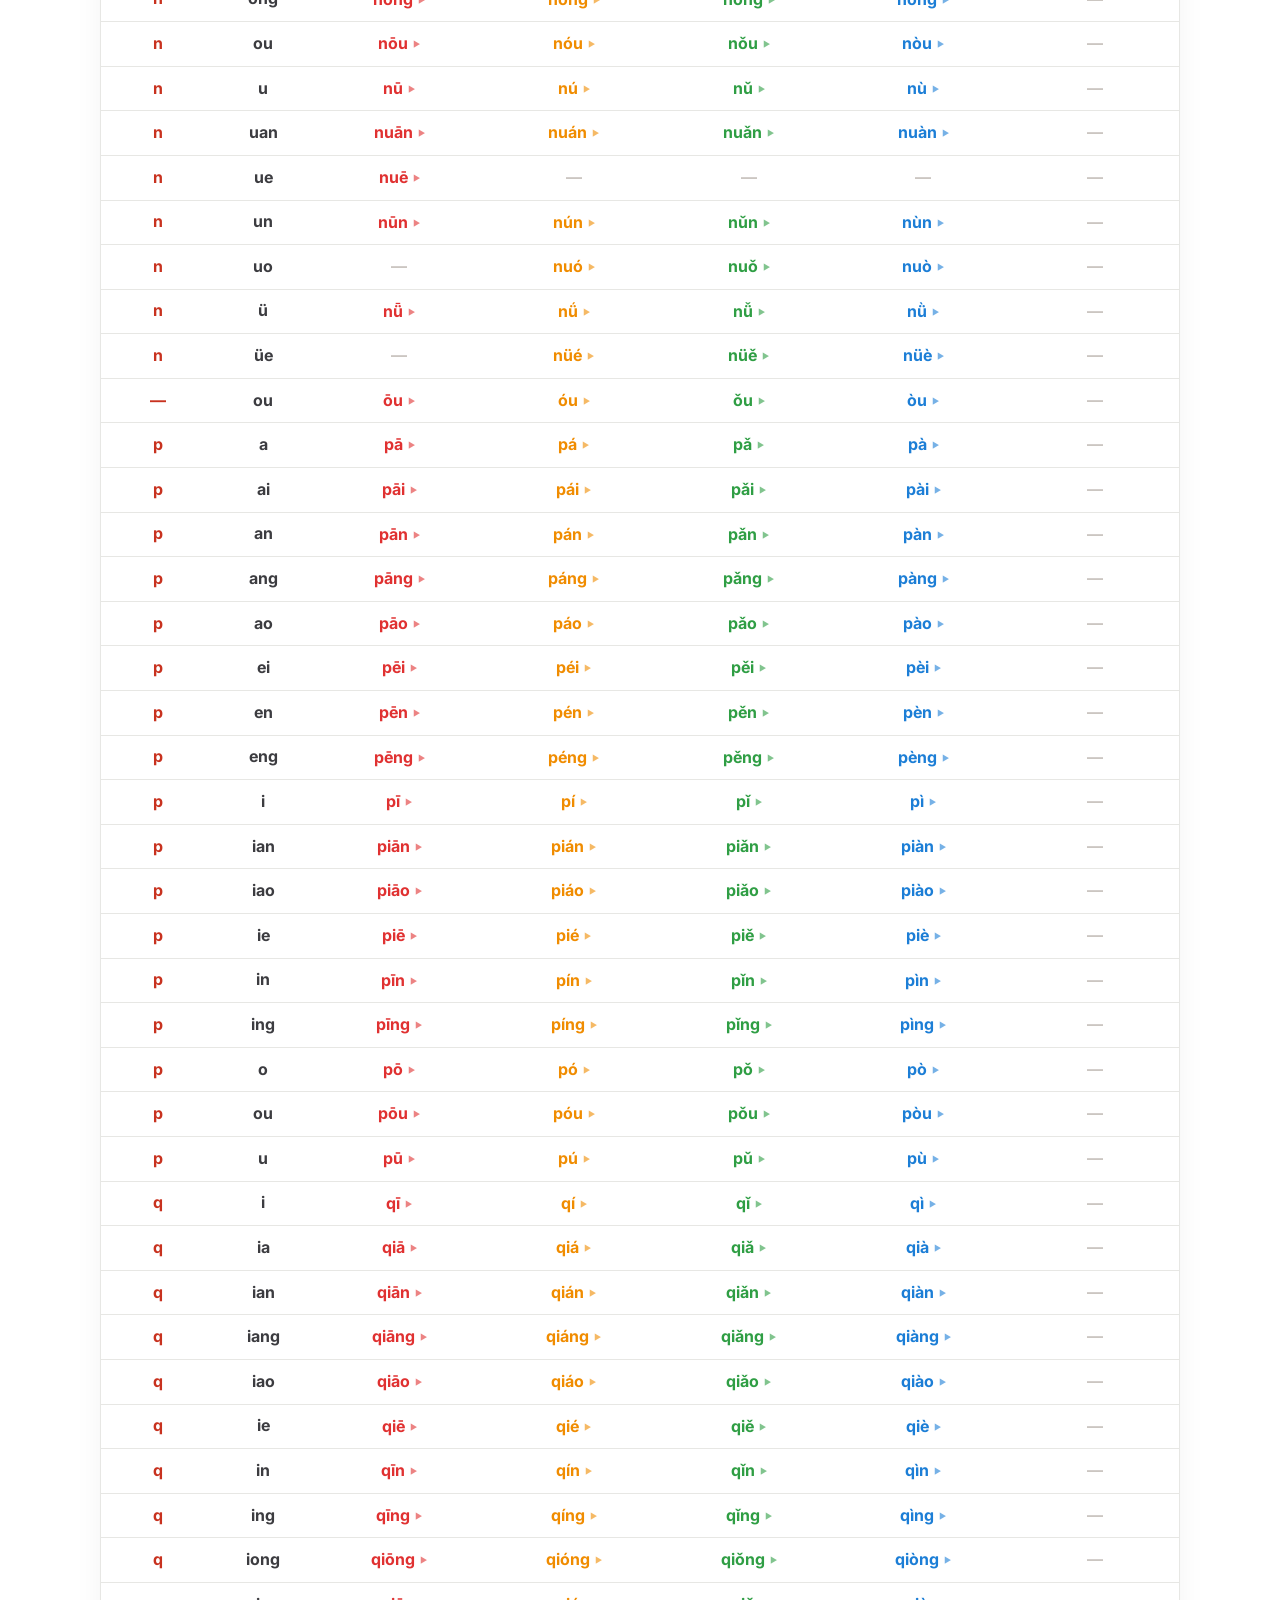
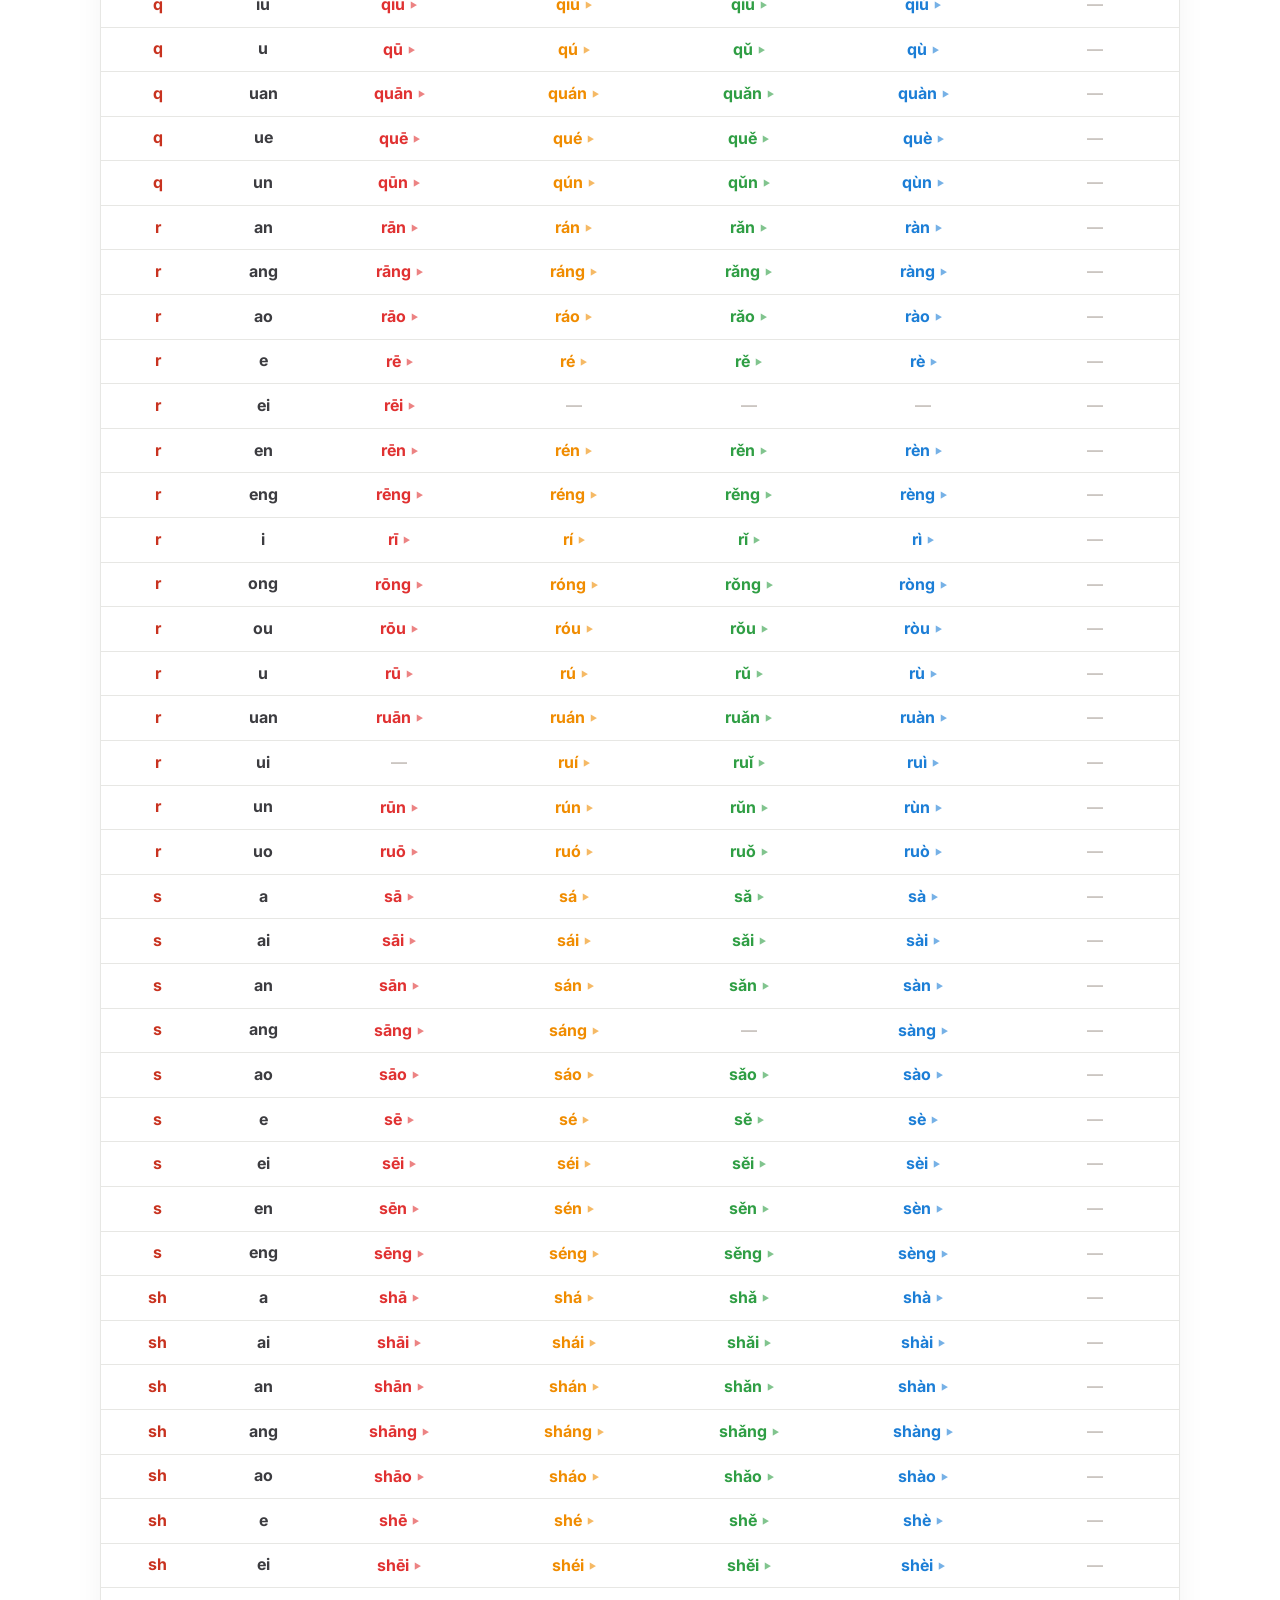
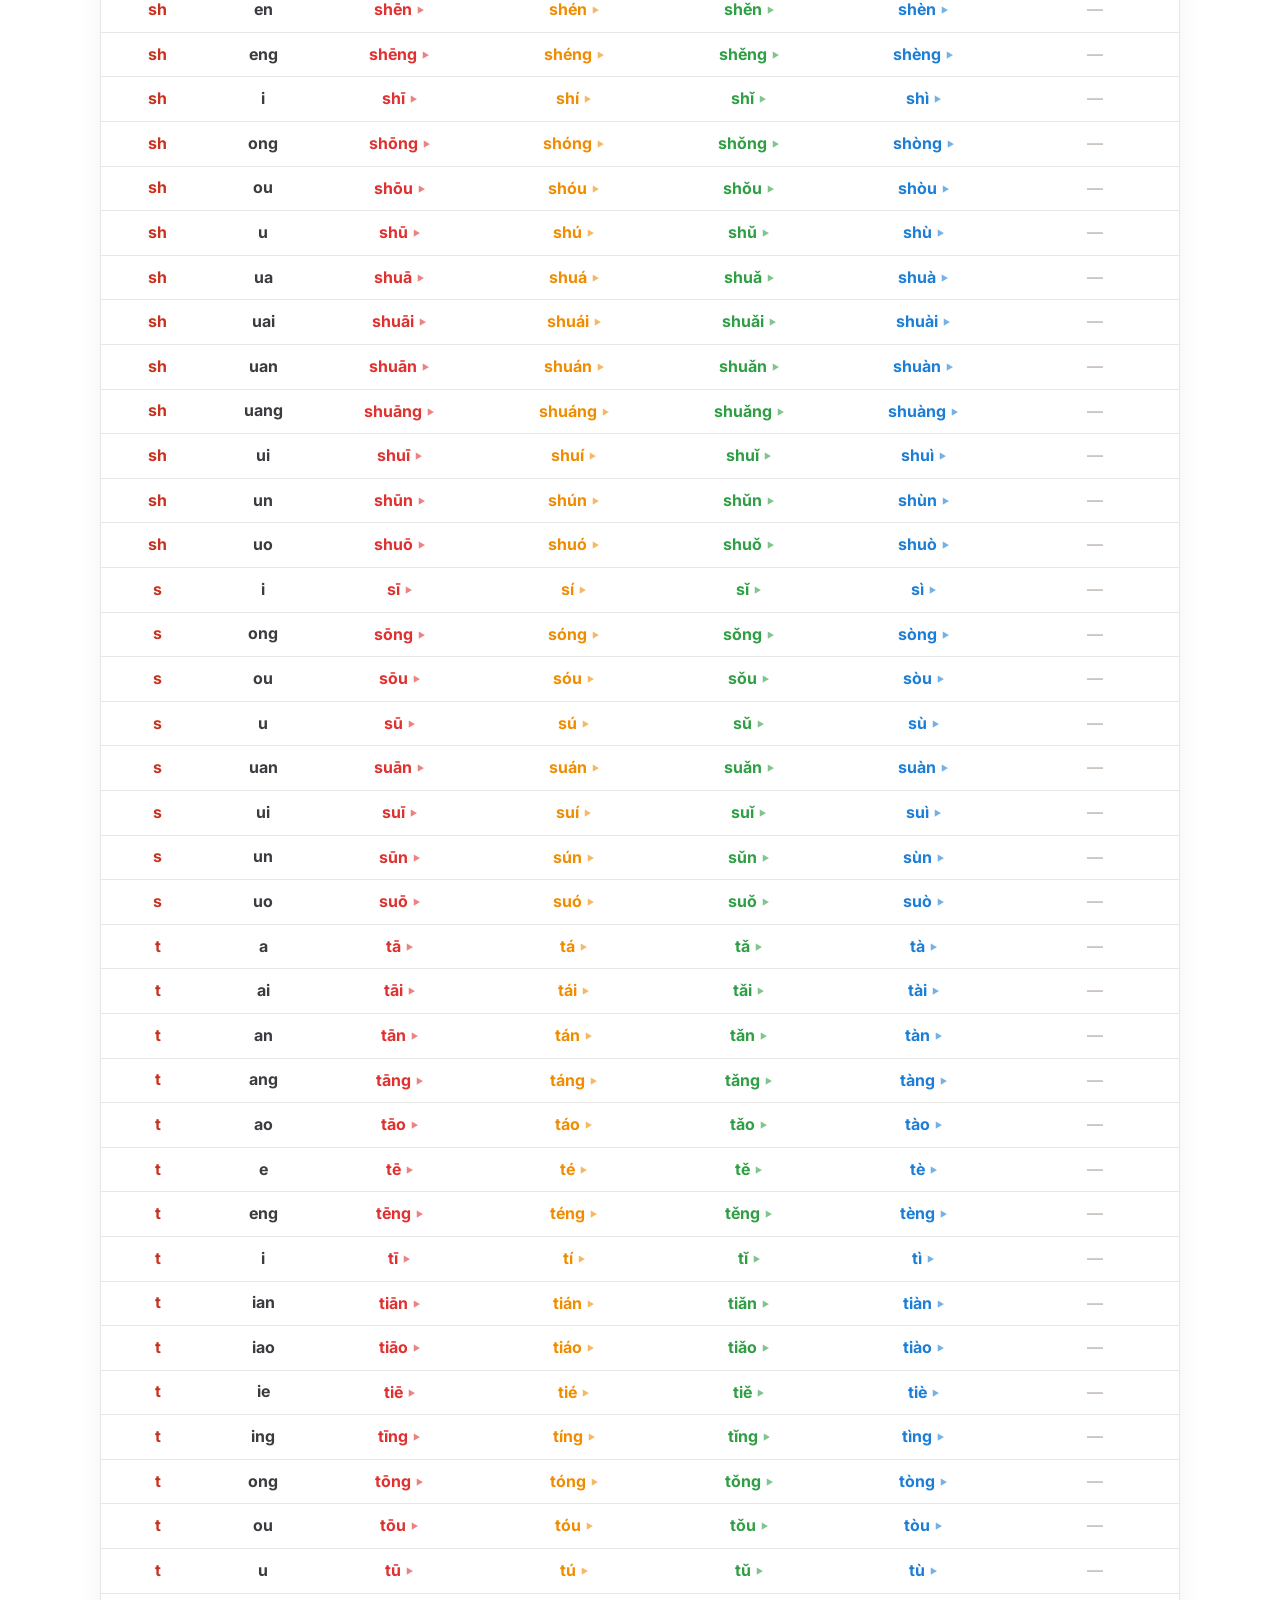
<file: pinyin-chart.html>
<!doctype html>
<html lang="pt-BR">
  <head>
    <meta charset="UTF-8" />
    <meta name="viewport" content="width=device-width, initial-scale=1.0" />
    <meta name="description" content="Tabela completa de pinyin com áudios para cada sílaba e tom." />
    <title>Tabela de Pinyin com Áudio</title>
    <link rel="preconnect" href="https://fonts.googleapis.com" />
    <link rel="preconnect" href="https://fonts.gstatic.com" crossorigin />
    <link href="https://fonts.googleapis.com/css2?family=Inter:wght@400;500;600;700&family=Noto+Sans+SC:wght@400;500;600&display=swap" rel="stylesheet" />
    <link rel="icon" href="favicon.svg" type="image/svg+xml" />
    <link rel="alternate icon" href="favicon.ico" sizes="any" />
    <link rel="apple-touch-icon" href="apple-touch-icon.png" />
    <link rel="stylesheet" href="styles.css" />
    <link rel="stylesheet" href="pinyin-tools.css" />
  </head>
  <body>
    <a class="skip-link" href="#conteudo">Pular para o conteúdo</a>
    <header class="topbar">
      <div class="topbar__inside shell">
        <nav class="nav nav--tools" id="primary-nav" aria-label="Navegação principal">
          <a href="index.html">HSK 1</a>
          <a href="pinyin-chart.html" aria-current="page">Tabela de pinyin</a>
          <a href="pinyin-game.html">Jogo de escuta</a>
        </nav>
      </div>
    </header>

    <main id="conteudo">
      <section class="tools-hero tools-hero--chart">
        <div class="shell tools-hero__inner">
          <p class="eyebrow">PRONÚNCIA · PINYIN</p>
          <h1>A tabela que deixa você <em>ouvir</em> os tons</h1>
          <p>Explore as sílabas de pinyin e toque em qualquer forma tonal para escutar a pronúncia. As cores ajudam a separar os quatro tons e o tom neutro.</p>
          <div class="tools-stats" aria-label="Estatísticas da tabela">
            <div><strong id="base-count">—</strong><span>sílabas-base</span></div>
            <div><strong id="sound-count">—</strong><span>gravações disponíveis</span></div>
            <div><strong>5</strong><span>tons no pinyin</span></div>
          </div>
        </div>
      </section>

      <section class="tools-section shell">
        <div class="tools-intro">
          <span class="tools-intro__icon" aria-hidden="true">♪</span>
          <div><h2>Como usar a tabela</h2><p>Cada linha une uma inicial e uma final. Clique em uma sílaba colorida para escutá-la. Quando houver uma gravação do tom neutro, ela também aparece na última coluna.</p></div>
        </div>

        <div class="chart-controls" aria-label="Filtros da tabela de pinyin">
          <label class="chart-search"><span>Encontrar sílaba</span><input id="chart-search" type="search" placeholder="Ex.: shi, lü ou xue" autocomplete="off" /></label>
          <div><span class="control-label">Filtrar por inicial</span><div class="initial-filter" id="initial-filter" aria-label="Iniciais do pinyin"></div></div>
        </div>

        <div class="now-playing" id="now-playing" aria-live="polite">
          <span class="now-playing__sound" aria-hidden="true">♪</span><span><b>Pronto para ouvir</b><small>Escolha uma sílaba na tabela.</small></span>
        </div>

        <p class="chart-result" id="chart-result" aria-live="polite"></p>
        <div class="pinyin-table-wrap">
          <table class="pinyin-table">
            <thead><tr><th scope="col">Inicial</th><th scope="col">Final</th><th scope="col">1º tom</th><th scope="col">2º tom</th><th scope="col">3º tom</th><th scope="col">4º tom</th><th scope="col">Neutro</th></tr></thead>
            <tbody id="chart-body"></tbody>
          </table>
        </div>
      </section>
    </main>

    <footer><div class="shell footer-inner"><p>Ferramentas de pronúncia para mandarim<br />Feitas para estudo independente.</p><a href="#conteudo">Voltar ao topo ↑</a></div></footer>
    <script src="pinyin-data.js"></script>
    <script src="pinyin-chart.js"></script>
  </body>
</html>
</file>
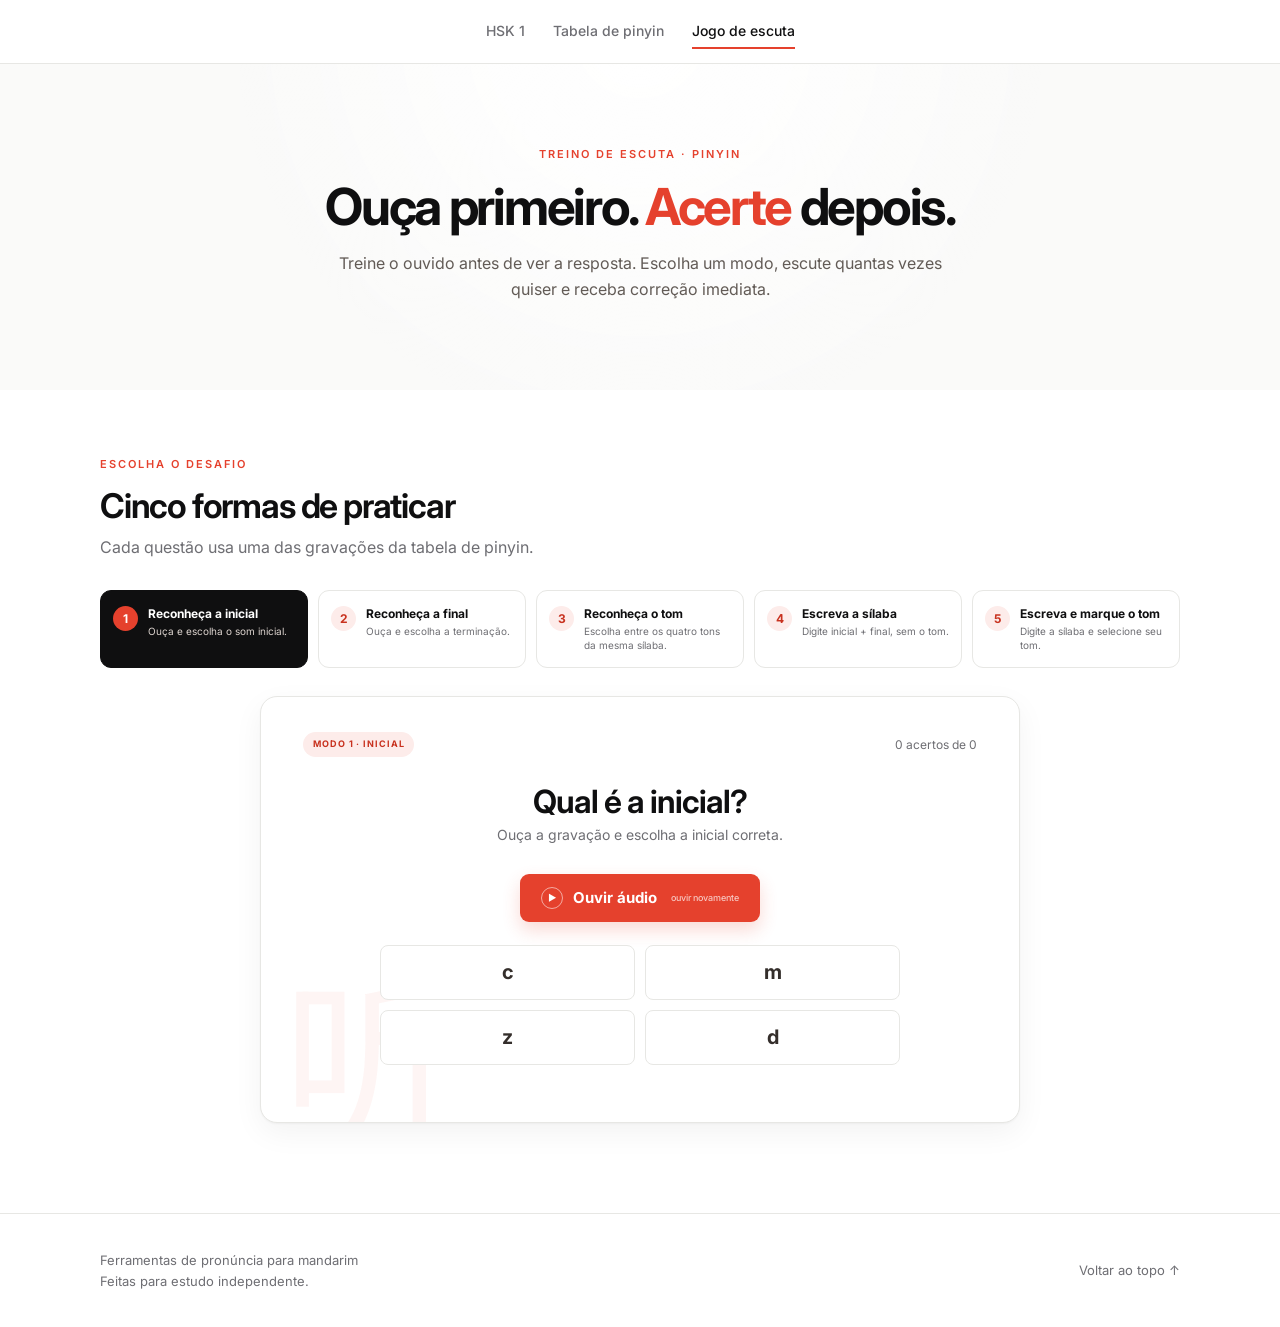
<file: pinyin-game.html>
<!doctype html>
<html lang="pt-BR">
  <head>
    <meta charset="UTF-8" />
    <meta name="viewport" content="width=device-width, initial-scale=1.0" />
    <meta name="description" content="Jogo de escuta de pinyin: reconheça inicial, final, tom e sílabas em mandarim." />
    <title>Jogo de Escuta de Pinyin</title>
    <link rel="preconnect" href="https://fonts.googleapis.com" />
    <link rel="preconnect" href="https://fonts.gstatic.com" crossorigin />
    <link href="https://fonts.googleapis.com/css2?family=Inter:wght@400;500;600;700&family=Noto+Sans+SC:wght@400;500;600&display=swap" rel="stylesheet" />
    <link rel="icon" href="favicon.svg" type="image/svg+xml" />
    <link rel="alternate icon" href="favicon.ico" sizes="any" />
    <link rel="apple-touch-icon" href="apple-touch-icon.png" />
    <link rel="stylesheet" href="styles.css" />
    <link rel="stylesheet" href="pinyin-tools.css" />
  </head>
  <body>
    <a class="skip-link" href="#conteudo">Pular para o conteúdo</a>
    <header class="topbar">
      <div class="topbar__inside shell">
        <nav class="nav nav--tools" id="primary-nav" aria-label="Navegação principal">
          <a href="index.html">HSK 1</a>
          <a href="pinyin-chart.html">Tabela de pinyin</a>
          <a href="pinyin-game.html" aria-current="page">Jogo de escuta</a>
        </nav>
      </div>
    </header>

    <main id="conteudo">
      <section class="tools-hero tools-hero--game">
        <div class="shell tools-hero__inner">
          <p class="eyebrow">TREINO DE ESCUTA · PINYIN</p>
          <h1>Ouça primeiro. <em>Acerte</em> depois.</h1>
          <p>Treine o ouvido antes de ver a resposta. Escolha um modo, escute quantas vezes quiser e receba correção imediata.</p>
        </div>
      </section>

      <section class="tools-section shell game-section">
        <div class="section-heading game-heading"><p class="eyebrow">ESCOLHA O DESAFIO</p><h2>Cinco formas de praticar</h2><p>Cada questão usa uma das gravações da tabela de pinyin.</p></div>
        <div class="mode-grid" id="mode-grid" aria-label="Modos de jogo">
          <button class="mode-card is-active" data-mode="initial" type="button"><b>1</b><span><strong>Reconheça a inicial</strong><small>Ouça e escolha o som inicial.</small></span></button>
          <button class="mode-card" data-mode="final" type="button"><b>2</b><span><strong>Reconheça a final</strong><small>Ouça e escolha a terminação.</small></span></button>
          <button class="mode-card" data-mode="tone" type="button"><b>3</b><span><strong>Reconheça o tom</strong><small>Escolha entre os quatro tons da mesma sílaba.</small></span></button>
          <button class="mode-card" data-mode="write" type="button"><b>4</b><span><strong>Escreva a sílaba</strong><small>Digite inicial + final, sem o tom.</small></span></button>
          <button class="mode-card" data-mode="write-tone" type="button"><b>5</b><span><strong>Escreva e marque o tom</strong><small>Digite a sílaba e selecione seu tom.</small></span></button>
        </div>

        <section class="game-card" aria-labelledby="game-title">
          <div class="game-card__top"><span class="game-badge" id="game-badge">Modo 1 · inicial</span><span class="game-score" id="game-score" aria-live="polite">0 acertos de 0</span></div>
          <h2 id="game-title">Qual é a inicial?</h2>
          <p class="game-instruction" id="game-instruction">Ouça a gravação e escolha a inicial correta.</p>
          <button class="listen-button" id="listen-button" type="button" aria-label="Ouvir gravação"><span aria-hidden="true">▶</span><span>Ouvir áudio</span><small>ouvir novamente</small></button>
          <div id="game-area"></div>
          <div class="game-feedback" id="game-feedback" aria-live="polite"></div>
        </section>
      </section>
    </main>

    <footer><div class="shell footer-inner"><p>Ferramentas de pronúncia para mandarim<br />Feitas para estudo independente.</p><a href="#conteudo">Voltar ao topo ↑</a></div></footer>
    <script src="pinyin-data.js"></script>
    <script src="pinyin-game.js"></script>
  </body>
</html>
</file>
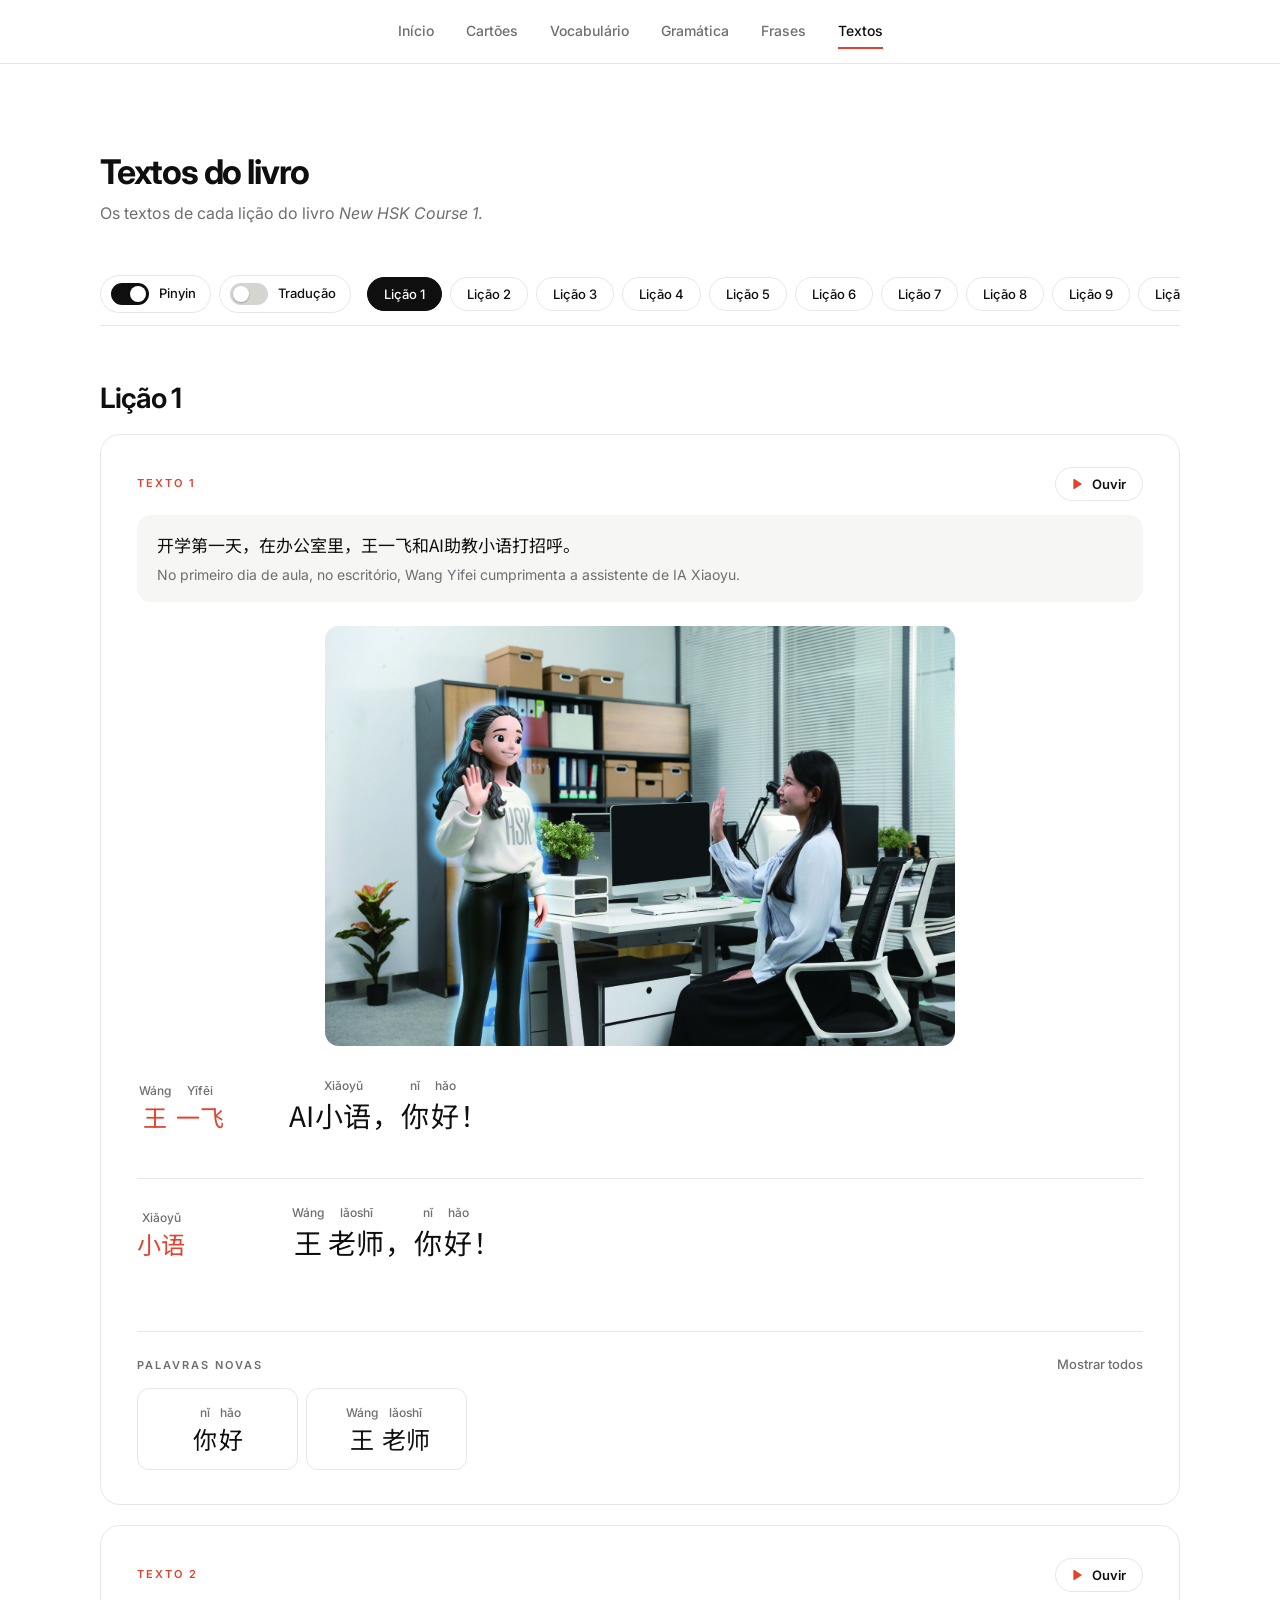
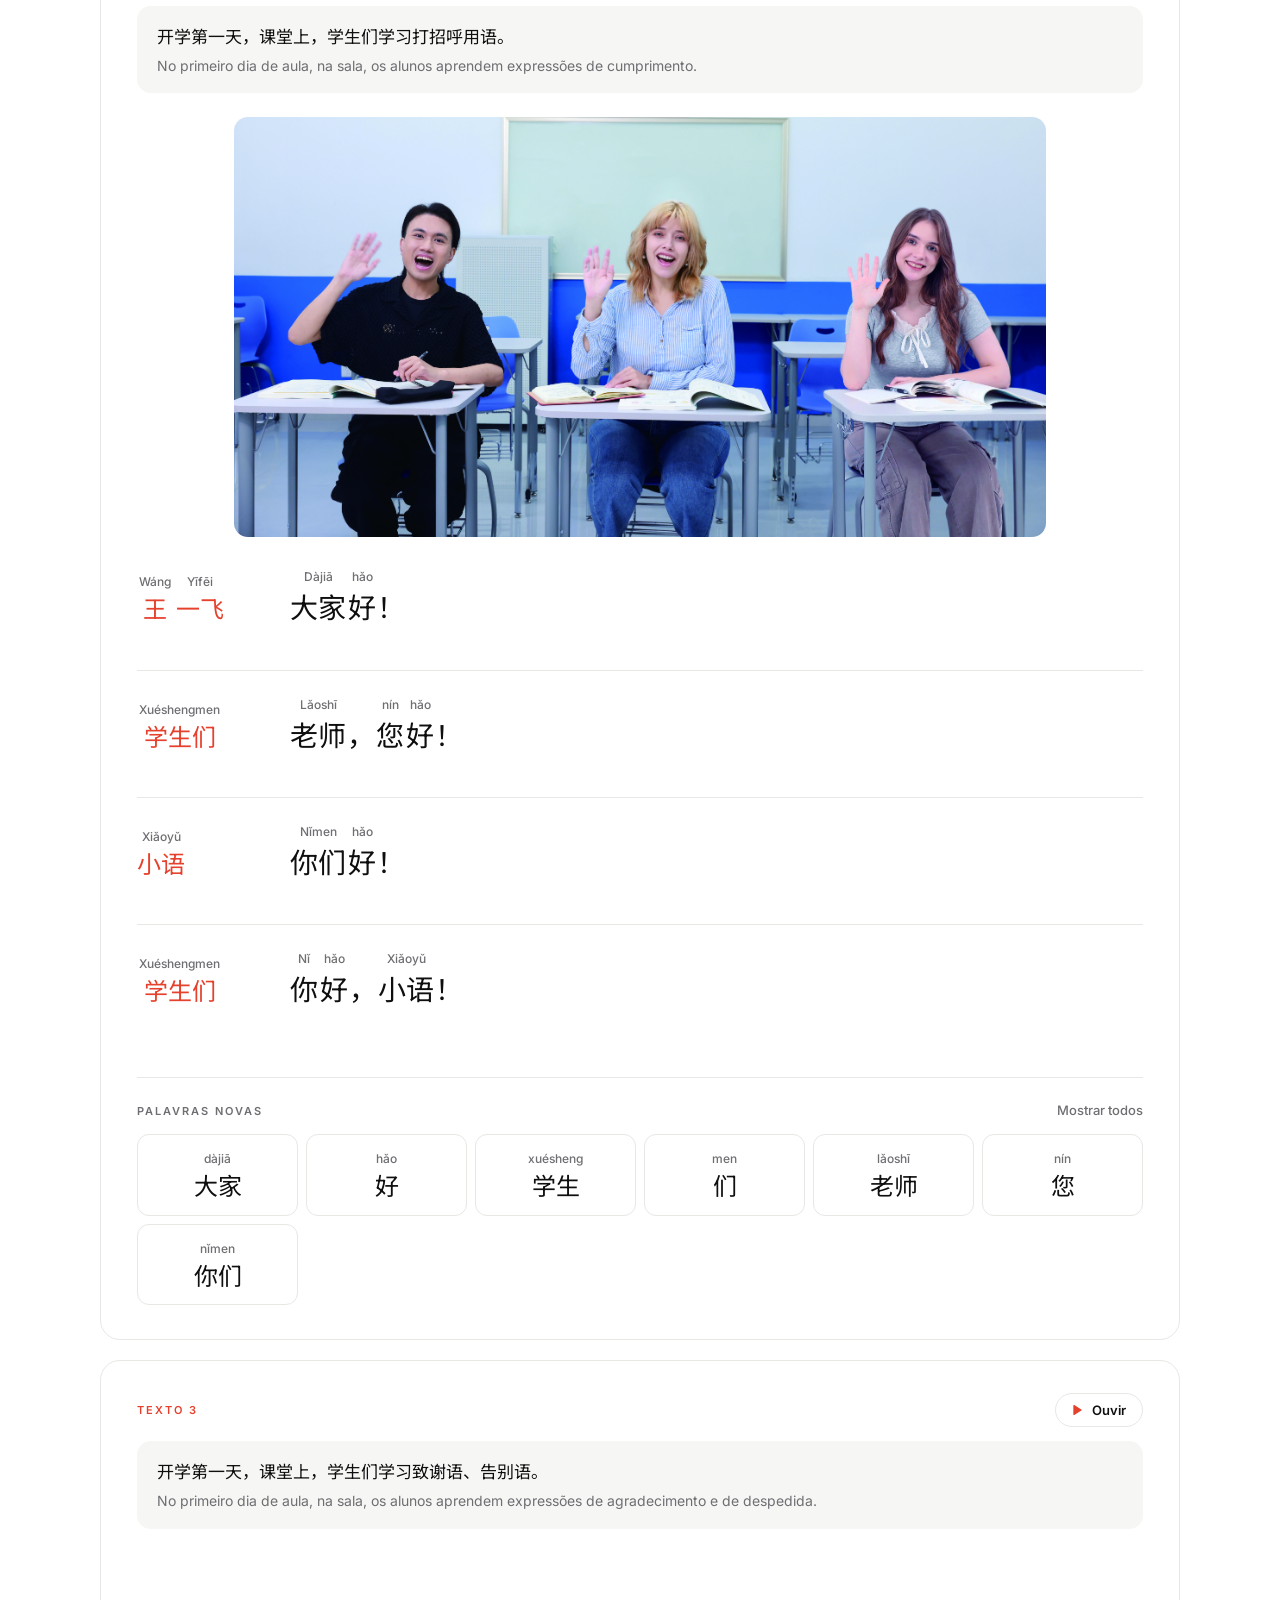
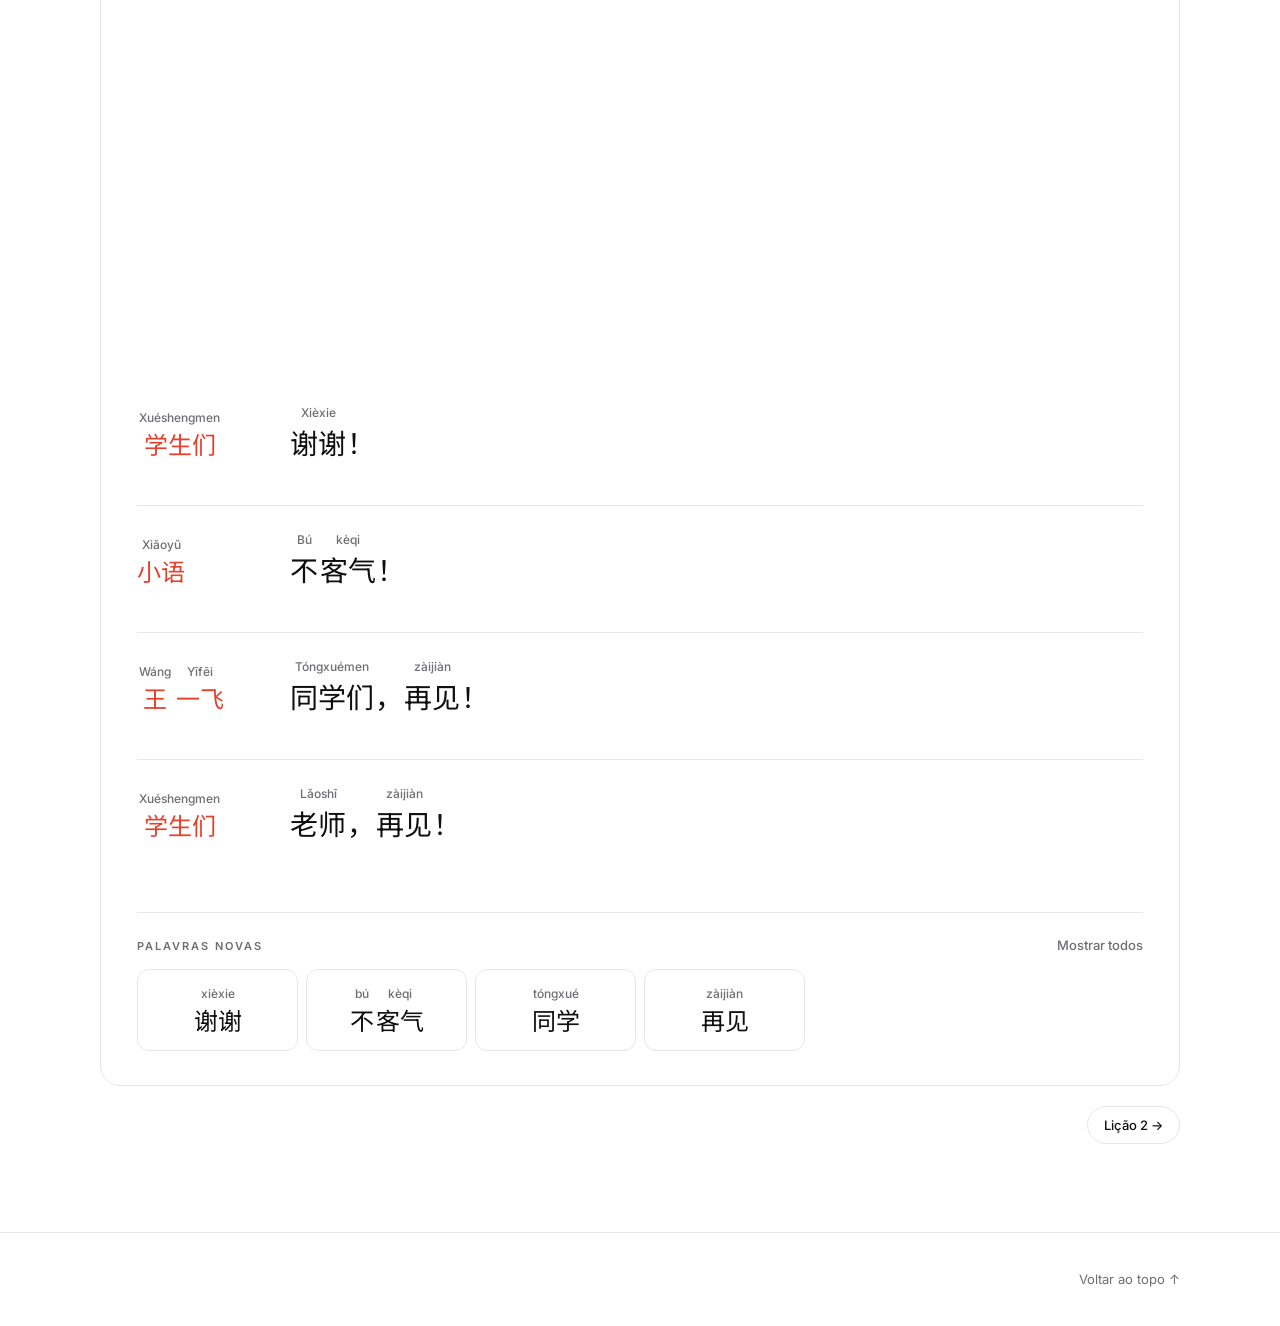
<file: textos.html>
<!doctype html>
<html lang="pt-BR">
  <head>
    <meta charset="UTF-8" />
    <meta name="viewport" content="width=device-width, initial-scale=1.0" />
    <meta name="description" content="Os textos do livro HSK 1, por lição, com cena, pinyin, tradução para o português e palavras novas." />
    <title>Textos do livro | HSK 1</title>
    <link rel="preconnect" href="https://fonts.googleapis.com" />
    <link rel="preconnect" href="https://fonts.gstatic.com" crossorigin />
    <link href="https://fonts.googleapis.com/css2?family=Inter:wght@400;500;600;700&family=Noto+Sans+SC:wght@400;500;600&display=swap" rel="stylesheet" />
    <link rel="icon" href="favicon.svg" type="image/svg+xml" />
    <link rel="alternate icon" href="favicon.ico" sizes="any" />
    <link rel="apple-touch-icon" href="apple-touch-icon.png" />
    <link rel="stylesheet" href="styles.css" />
  </head>
  <body>
    <a class="skip-link" href="#conteudo">Pular para o conteúdo</a>
    <header class="topbar">
      <div class="topbar__inside shell">
        <nav class="nav" id="primary-nav" aria-label="Navegação principal">
          <a href="index.html">Início</a>
          <a href="cartoes.html">Cartões</a>
          <a href="vocabulario.html">Vocabulário</a>
          <a href="gramatica.html">Gramática</a>
          <a href="frases.html">Frases</a>
          <a href="textos.html" aria-current="page">Textos</a>
        </nav>
      </div>
    </header>

    <main id="conteudo">
<section class="texts-section shell hide-translation" id="textos">
        <div class="section-heading">
          <h1>Textos do livro</h1>
          <p>Os textos de cada lição do livro <i>New HSK Course 1</i>.</p>
        </div>
        <div class="texts-controls">
          <div class="text-toggles" aria-label="Opções de exibição">
            <label class="tone-toggle"><input id="toggle-pinyin" type="checkbox" role="switch" checked /><span>Pinyin</span></label>
            <label class="tone-toggle"><input id="toggle-translation" type="checkbox" role="switch" /><span>Tradução</span></label>
          </div>
          <div class="lesson-grid" id="lesson-grid" role="group" aria-label="Lições"></div>
        </div>
        <div class="texts-list" id="texts-list"><div class="lesson-view" id="lesson-view" aria-live="polite"></div></div>
      </section>
    </main>
    <footer><div class="shell footer-inner"><a href="#conteudo">Voltar ao topo ↑</a></div></footer>
    <script src="data.js"></script>
    <script src="textos-data.js"></script>
    <script src="textos.js"></script>
    <script src="textos-fit.js"></script>
  </body>
</html>
</file>
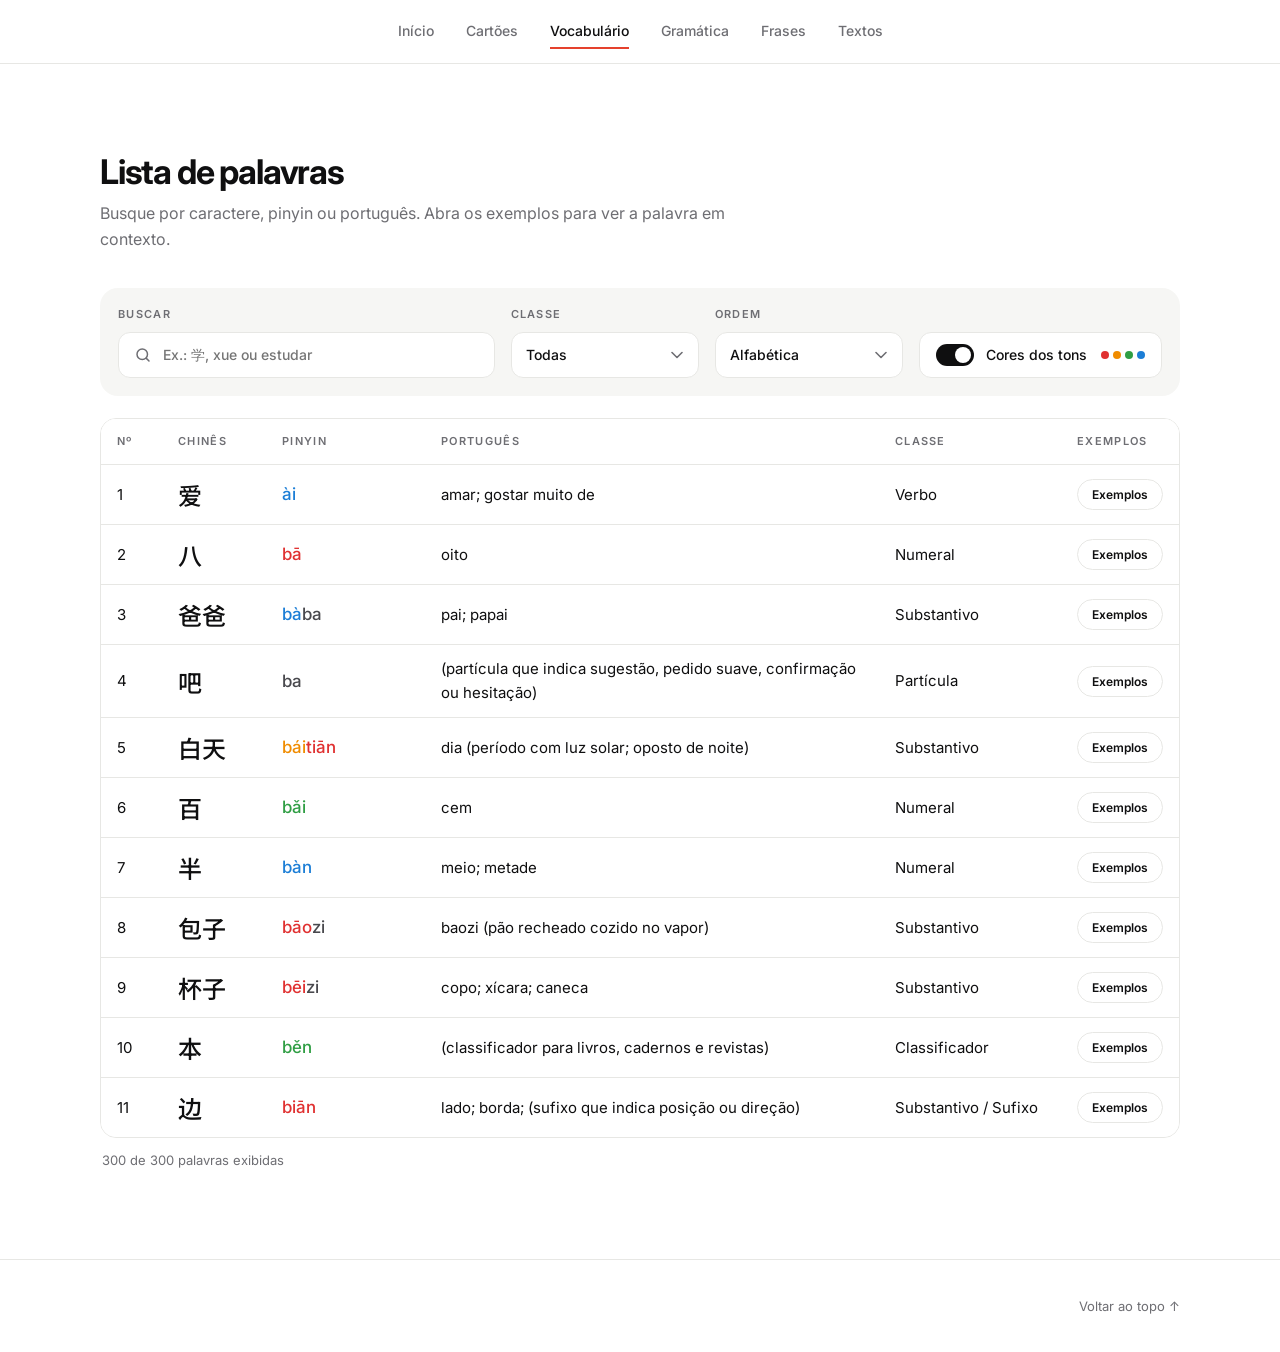
<file: vocabulario.html>
<!doctype html>
<html lang="pt-BR">
  <head>
    <meta charset="UTF-8" />
    <meta name="viewport" content="width=device-width, initial-scale=1.0" />
    <meta name="description" content="A lista completa, com busca, filtros, pinyin colorido por tom e frases de exemplo." />
    <title>Lista de palavras | HSK 1</title>
    <link rel="preconnect" href="https://fonts.googleapis.com" />
    <link rel="preconnect" href="https://fonts.gstatic.com" crossorigin />
    <link href="https://fonts.googleapis.com/css2?family=Inter:wght@400;500;600;700&family=Noto+Sans+SC:wght@400;500;600&display=swap" rel="stylesheet" />
    <link rel="icon" href="favicon.svg" type="image/svg+xml" />
    <link rel="alternate icon" href="favicon.ico" sizes="any" />
    <link rel="apple-touch-icon" href="apple-touch-icon.png" />
    <link rel="stylesheet" href="styles.css" />
  </head>
  <body>
    <a class="skip-link" href="#conteudo">Pular para o conteúdo</a>
    <header class="topbar">
      <div class="topbar__inside shell">
        <nav class="nav" id="primary-nav" aria-label="Navegação principal">
          <a href="index.html">Início</a>
          <a href="cartoes.html">Cartões</a>
          <a href="vocabulario.html" aria-current="page">Vocabulário</a>
          <a href="gramatica.html">Gramática</a>
          <a href="frases.html">Frases</a>
          <a href="textos.html">Textos</a>
        </nav>
      </div>
    </header>

    <main id="conteudo">
<section class="vocab-section shell" id="lista">
        <div class="section-heading">
          <h1>Lista de palavras</h1>
          <p>Busque por caractere, pinyin ou português. Abra os exemplos para ver a palavra em contexto.</p>
        </div>
        <div class="filters" aria-label="Filtros da lista de vocabulário">
          <label class="search-label"><span>Buscar</span><input id="vocab-search" type="search" placeholder="Ex.: 学, xue ou estudar" autocomplete="off" /></label>
          <label><span>Classe</span><select id="pos-filter"><option value="all">Todas</option><option value="substantivo">Substantivos</option><option value="verbo">Verbos</option><option value="adjetivo">Adjetivos</option><option value="advérbio">Advérbios</option><option value="numeral">Numerais</option><option value="pronome">Pronomes</option><option value="partícula">Partículas</option><option value="classificador">Classificadores</option></select></label>
          <label><span>Ordem</span><select id="order-filter"><option value="official">Alfabética</option><option value="random">Aleatória</option><option value="unlearned">Ainda não sei</option></select></label>
          <label class="tone-toggle"><input id="tone-toggle" type="checkbox" role="switch" checked /><span>Cores dos tons</span><span class="tone-dots" aria-hidden="true"><i></i><i></i><i></i><i></i></span></label>
        </div>
        <div class="table-wrap"><table>
          <thead><tr><th>Nº</th><th>Chinês</th><th>Pinyin</th><th>Português</th><th>Classe</th><th>Exemplos</th></tr></thead>
          <tbody id="vocab-body"></tbody>
        </table></div>
        <p class="table-count" id="table-count"></p>
      </section>
    </main>
    <footer><div class="shell footer-inner"><a href="#conteudo">Voltar ao topo ↑</a></div></footer>
    <script src="data.js"></script>
    <script src="vocabulario.js"></script>
  </body>
</html>
</file>
<file: styles.css>
/* Visual minimalista */
:root{--ink:#0f0f10;--muted:#6e6e73;--paper:#fff;--paper-deep:#f6f6f4;--white:#fff;--line:#e7e7e4;--red:#e5412d;--red-dark:#c8321f;--rose:#fdecea;--shadow:0 1px 2px rgba(0,0,0,.04),0 10px 30px rgba(0,0,0,.05);--serif:"Inter",system-ui,sans-serif;--sans:"Inter",system-ui,sans-serif;--chinese:"Noto Sans SC","PingFang SC",sans-serif}
*{box-sizing:border-box}html{scroll-behavior:smooth;scroll-padding-top:80px}
body{margin:0;background:var(--paper);color:var(--ink);font-family:var(--sans);line-height:1.6;-webkit-font-smoothing:antialiased}
h1,h2,h3,h4{font-family:var(--sans);line-height:1.15;letter-spacing:-.03em;font-weight:650}
.shell{width:min(1080px,calc(100% - 48px));margin:0 auto}
.sr-only{position:absolute;width:1px;height:1px;overflow:hidden;clip:rect(0 0 0 0);white-space:nowrap}
.skip-link{position:fixed;z-index:30;left:16px;top:-60px;background:var(--ink);color:#fff;padding:10px 16px;border-radius:8px}.skip-link:focus{top:16px}
:focus-visible{outline:2px solid var(--red);outline-offset:2px}
kbd{font:500 12px var(--sans);border:1px solid var(--line);border-radius:5px;padding:1px 6px;background:var(--paper-deep)}

/* Topo */
.topbar{height:64px;background:rgba(255,255,255,.86);backdrop-filter:saturate(180%) blur(14px);border-bottom:1px solid var(--line);position:relative;z-index:20}
.topbar__inside{height:100%;display:flex;align-items:center;justify-content:center}
.nav{display:flex;justify-content:center;gap:32px}
.nav a{color:var(--muted);text-decoration:none;font-size:14px;font-weight:500;position:relative;transition:color .15s}
.nav a:hover,.nav a[aria-current="page"]{color:var(--ink)}
.nav a[aria-current="page"]:after{transform:scaleX(1)}
.nav a:after{content:"";position:absolute;height:2px;background:var(--red);left:0;right:0;bottom:-6px;transform:scaleX(0);transition:transform .2s}
.nav a:hover:after,.nav a:focus-visible:after{transform:scaleX(1)}

/* Início */
.eyebrow{margin:0 0 14px;letter-spacing:.18em;font-size:11px;font-weight:600;color:var(--red);text-transform:uppercase}
.hero{text-align:center;padding:104px 0 72px}
.hero__inner{max-width:760px}
h1{font-size:clamp(40px,7vw,68px);margin:0 0 18px;letter-spacing:-.045em;font-weight:700}
h1 em{font-style:normal;color:var(--red)}
.hero__intro{color:var(--muted);font-size:18px;max-width:560px;margin:0 auto}
.stats{margin:44px auto 0;display:flex;justify-content:center;gap:56px}
.stats div{display:flex;flex-direction:column;align-items:center}
.stats strong{font-size:34px;font-weight:650;letter-spacing:-.03em;line-height:1.1}
.stats span{font-size:13px;color:var(--muted)}


.home-menu{display:grid;grid-template-columns:repeat(2,1fr);gap:16px;padding-bottom:104px}
.home-card{position:relative;display:flex;flex-direction:column;min-height:190px;padding:28px;border:1px solid var(--line);border-radius:20px;background:#fff;color:var(--ink);text-decoration:none;overflow:hidden;transition:border-color .15s,transform .15s}
.home-card:hover{border-color:var(--ink);transform:translateY(-2px)}
.home-card__mark{position:absolute;right:20px;top:4px;font:500 92px/1 var(--chinese);color:var(--paper-deep);user-select:none;transition:color .2s}
.home-card:hover .home-card__mark,.home-card:focus-visible .home-card__mark{color:var(--red)}
.home-card h2{position:relative;font-size:24px;margin:auto 0 6px;padding-right:96px}
.home-card p{position:relative;margin:0 0 16px;padding-right:96px;color:var(--muted);font-size:15px}
.home-card__go{position:relative;font-size:13px;font-weight:600;color:var(--red)}

/* Seções */
.study-section,.grammar-section{padding:88px 0}
.vocab-section,.sentence-section{padding-top:88px;padding-bottom:88px}
.section-heading{margin-bottom:36px;max-width:640px}
.section-heading h1,.section-heading h2{font-size:34px;margin:0 0 10px;letter-spacing:-.035em}
.section-heading p{margin:0;color:var(--muted)}
.section-heading p.eyebrow{color:var(--red);margin-bottom:12px}

/* Botões e campos */
.outline-button,.show-more,.examples-button{font:600 13px var(--sans);color:var(--ink);background:#fff;border:1px solid var(--line);border-radius:100px;padding:9px 18px;cursor:pointer;transition:.15s}
.outline-button:hover,.show-more:hover,.examples-button:hover{border-color:var(--ink)}
.examples-button{padding:7px 14px;font-size:12px}
.examples-button[aria-expanded="true"]{background:var(--ink);color:#fff;border-color:var(--ink)}
.text-button{background:none;border:0;font:500 13px var(--sans);color:var(--muted);cursor:pointer;padding:6px 10px}.text-button:hover{color:var(--ink)}.text-button.danger:hover{color:var(--red)}
.icon-button{width:44px;height:44px;border-radius:50%;border:1px solid var(--line);background:#fff;font-size:18px;color:var(--ink);cursor:pointer;transition:.15s}.icon-button:hover{border-color:var(--ink)}
select,input[type="search"],input[type="number"],input[type="text"]{font:500 14px var(--sans);color:var(--ink);background-color:#fff;border:1px solid var(--line);border-radius:12px;padding:0 14px;height:46px;transition:border-color .15s,box-shadow .15s}
select{-webkit-appearance:none;appearance:none;padding-right:40px;cursor:pointer;background-image:url("data:image/svg+xml,%3Csvg xmlns='http://www.w3.org/2000/svg' viewBox='0 0 12 8'%3E%3Cpath d='M1 1.5l5 5 5-5' fill='none' stroke='%236e6e73' stroke-width='1.6' stroke-linecap='round' stroke-linejoin='round'/%3E%3C/svg%3E");background-repeat:no-repeat;background-position:right 15px center;background-size:12px}
select:hover,input[type="search"]:hover,input[type="number"]:hover,input[type="text"]:hover{border-color:#cfcfcb}
select:focus,input[type="search"]:focus,input[type="number"]:focus,input[type="text"]:focus{outline:none;border-color:var(--ink);box-shadow:0 0 0 3px rgba(15,15,16,.08)}

/* Cartões de estudo */
.flash-settings{display:grid;grid-template-columns:minmax(0,1.4fr) minmax(0,1fr) minmax(0,1fr) auto;gap:16px;align-items:end;margin:0 0 32px;padding:18px;background:var(--paper-deep);border-radius:18px}
.flash-settings label{display:flex;flex-direction:column;gap:8px;white-space:nowrap;font-size:11px;font-weight:600;letter-spacing:.12em;text-transform:uppercase;color:var(--muted)}
.flash-settings select,.flash-settings input{width:100%;text-transform:none;letter-spacing:normal}
.flash-settings .outline-button{height:46px;padding:0 20px;border-radius:12px;white-space:nowrap}
.deck-label{text-align:center;font-size:12px;font-weight:600;letter-spacing:.1em;text-transform:uppercase;color:var(--muted);margin-bottom:14px}
.flashcard{position:relative;width:min(640px,100%);height:260px;margin:0 auto;border:0;background:transparent;display:block;perspective:1200px;cursor:pointer;padding:0}
.card-side{position:absolute;inset:0;border-radius:20px;padding:28px;backface-visibility:hidden;transition:transform .45s;display:flex;flex-direction:column;align-items:center;justify-content:center;box-shadow:var(--shadow)}
.card-front{background:var(--ink);color:#fff}
.card-back{background:#fff;color:var(--ink);transform:rotateY(180deg);border:1px solid var(--line)}
.flashcard.is-flipped .card-front{transform:rotateY(180deg)}
.flashcard.is-flipped .card-back{transform:rotateY(360deg)}
.card-side small{font-size:10px;letter-spacing:.2em;font-weight:600;text-transform:uppercase;opacity:.6;margin-bottom:14px}
.card-side strong{font-family:var(--chinese);font-size:68px;font-weight:500;line-height:1.1}
.card-side strong{max-width:100%;text-align:center;overflow-wrap:anywhere;hyphens:auto}.card-back strong{font-family:var(--sans);font-size:30px;font-weight:650;letter-spacing:-.02em;text-align:center;line-height:1.2}
.card-side span{font-size:20px;color:var(--red);margin-top:8px;font-weight:500}
.card-side i{font-style:normal;font-size:12px;opacity:.5;margin-top:22px}
.card-front span{color:#ff9d8f;margin:0 0 4px}.card-side span:empty{display:none}
.card-context{max-width:640px;margin:16px auto 0;text-align:left}
.card-context .outline-button{display:block;margin:0 auto}
.card-example-title{color:var(--muted);font-size:11px;font-weight:600;letter-spacing:.14em;text-transform:uppercase;margin:18px 0 4px}
.card-example{border-top:1px solid var(--line);padding:12px 0}
.card-example strong{font:500 18px var(--chinese);display:block}
.card-example span{color:var(--ink);font-size:14px;font-weight:500;display:block}
.card-example small{color:var(--muted);font-size:14px;display:block}
.deck-note{text-align:center;font-size:13px;font-weight:500;color:var(--red);margin:-6px 0 14px}.deck-note:empty{display:none}
.card-controls{display:flex;align-items:center;justify-content:center;gap:20px;margin:26px 0 22px}
.card-controls span{font-size:13px;color:var(--muted);min-width:170px;text-align:center}
.rating-area{max-width:640px;margin:0 auto;padding:18px;text-align:center;background:var(--paper-deep);border-radius:18px}
.rating-area>span{display:block;font-size:11px;font-weight:600;letter-spacing:.12em;text-transform:uppercase;color:var(--muted);margin-bottom:12px}
.rating-area div{display:grid;grid-template-columns:repeat(3,1fr);gap:10px}
.rating-area button{font:600 14px var(--sans);height:46px;padding:0 12px;border-radius:12px;border:1px solid var(--line);background:#fff;color:var(--ink);cursor:pointer;transition:.15s}
.rating-area button:hover{border-color:var(--ink)}
.rate-again{color:var(--red)!important}.rate-know{background:var(--ink)!important;color:#fff!important;border-color:var(--ink)!important}
.progress-copy{text-align:center;font-size:13px;color:var(--muted);margin:18px 0 6px}
.deck-actions{display:flex;flex-wrap:wrap;justify-content:center;gap:2px}

/* Lista de palavras */
.filters{display:grid;grid-template-columns:minmax(0,2fr) minmax(0,1fr) minmax(0,1fr) auto;gap:16px;align-items:end;margin-bottom:22px;padding:18px;background:var(--paper-deep);border-radius:18px}
.filters label{display:flex;flex-direction:column;gap:8px}
.filters label:not(.tone-toggle)>span{font-size:11px;font-weight:600;letter-spacing:.12em;text-transform:uppercase;color:var(--muted)}
.filters input[type="search"],.filters select{width:100%}
.search-label input{padding-left:44px;background-image:url("data:image/svg+xml,%3Csvg xmlns='http://www.w3.org/2000/svg' viewBox='0 0 24 24' fill='none' stroke='%236e6e73' stroke-width='2' stroke-linecap='round'%3E%3Ccircle cx='11' cy='11' r='7'/%3E%3Cpath d='M20 20l-3.5-3.5'/%3E%3C/svg%3E");background-repeat:no-repeat;background-position:15px center;background-size:18px}
.filters .tone-toggle{flex-direction:row;align-items:center;gap:12px;height:46px;padding:0 16px;background:#fff;border:1px solid var(--line);border-radius:12px;cursor:pointer;white-space:nowrap;font-size:14px;font-weight:500;color:var(--ink);user-select:none;transition:border-color .15s}
.filters .tone-toggle:hover{border-color:#cfcfcb}
.tone-toggle input{-webkit-appearance:none;appearance:none;margin:0;flex:none;width:38px;height:22px;border-radius:100px;background:#d4d4d1;position:relative;cursor:pointer;transition:background .2s}
.tone-toggle input:before{content:"";position:absolute;top:3px;left:3px;width:16px;height:16px;border-radius:50%;background:#fff;box-shadow:0 1px 2px rgba(0,0,0,.25);transition:transform .2s}
.tone-toggle input:checked{background:var(--ink)}
.tone-toggle input:checked:before{transform:translateX(16px)}
.tone-toggle input:focus-visible{outline:2px solid var(--red);outline-offset:2px}
.tone-dots{display:flex;gap:4px;margin-left:2px}
.tone-dots i{display:block;width:8px;height:8px;border-radius:50%;transition:background .2s}
.tone-dots i:nth-child(1){background:#e03131}.tone-dots i:nth-child(2){background:#f08c00}.tone-dots i:nth-child(3){background:#2f9e44}.tone-dots i:nth-child(4){background:#1c7ed6}
.tone-toggle input:not(:checked)~.tone-dots i{background:#c9c9c6}
.table-wrap{border:1px solid var(--line);border-radius:16px;overflow:auto;max-height:720px;background:#fff}
table{width:100%;border-collapse:collapse;min-width:760px}
th{position:sticky;top:0;z-index:2;background:#fff;text-align:left;font-size:11px;font-weight:600;letter-spacing:.12em;text-transform:uppercase;color:var(--muted);padding:14px 16px;border-bottom:1px solid var(--line)}
td{padding:12px 16px;border-bottom:1px solid var(--line);font-size:15px;vertical-align:middle}
tbody tr:hover td{background:#fafaf9}
.hanzi-cell{font:500 24px var(--chinese)}
.pinyin{font-size:17px;font-weight:500}
.example-row[hidden]{display:none}
.example-row td,.example-row:hover td{background:var(--paper-deep)}
.example-box{padding:6px 12px 8px}
.example-item{padding:14px 0;border-top:1px solid var(--line)}.example-item:first-child{border-top:0}
.example-item p{margin:3px 0}
.hanzi-example{font:500 21px var(--chinese)}.pinyin-example{font-size:15px;font-weight:500}.pt-example{font-size:14px;color:var(--muted)}
.table-count{font-size:13px;color:var(--muted);margin:12px 2px 0}
.py-t0{color:#48484d}.py-t1{color:#e03131}.py-t2{color:#f08c00}.py-t3{color:#2f9e44}.py-t4{color:#1c7ed6}
.no-tone-colors .py-t0,.no-tone-colors .py-t1,.no-tone-colors .py-t2,.no-tone-colors .py-t3,.no-tone-colors .py-t4{color:inherit}
.example-item p,.card-example strong,.card-example span,.card-example small,.sentence-card b,.sentence-card span,.sentence-card small,.gv-example p{white-space:pre-line}

.tone-1{color:#e03131}.tone-2{color:#f08c00}.tone-3{color:#2f9e44}.tone-4{color:#1c7ed6}.tone-neutral{color:#8a8a8f}

/* Gramática */
.gv-category{margin:0 0 4px;color:var(--red);font-size:11px;font-weight:600;letter-spacing:.18em;text-transform:uppercase}
.gv-tools{display:flex;justify-content:flex-end;gap:4px;margin-bottom:6px}
.gv-list{border-top:1px solid var(--line)}
.gv-item{border-bottom:1px solid var(--line)}
.gv-item summary{list-style:none;cursor:pointer;display:flex;flex-direction:column;gap:2px;position:relative;padding:22px 56px 22px 4px;transition:background .15s}
.gv-item summary::-webkit-details-marker{display:none}
.gv-item summary:hover .gv-item-title{color:var(--red)}
.gv-item summary:after{content:"+";position:absolute;right:10px;top:50%;transform:translateY(-50%);font:300 28px/1 var(--sans);color:var(--muted)}
.gv-item[open] summary:after{content:"\2212"}
.gv-item-title{font-size:19px;font-weight:600;letter-spacing:-.02em;line-height:1.35}
.gv-body{padding:8px 4px 36px}
.gv-pattern{display:flex;flex-direction:column;gap:6px;padding:18px 22px;background:var(--paper-deep);border-radius:12px;margin-bottom:24px}
.gv-pattern span{font-size:11px;font-weight:600;letter-spacing:.16em;text-transform:uppercase;color:var(--muted)}
.gv-pattern strong{font-size:22px;font-weight:600;line-height:1.4}
.gv-pattern.is-multi{gap:0}
.gv-pattern.is-multi span{margin-bottom:6px}
.gv-pattern.is-multi strong{position:relative;padding:14px 0 14px 22px}
.gv-pattern.is-multi strong:before{content:"";position:absolute;left:2px;top:50%;width:7px;height:7px;margin-top:-3px;border-radius:50%;background:var(--red)}
.gv-pattern.is-multi strong+strong{border-top:1px solid var(--line)}
.gv-pattern.is-multi strong.has-label{display:flex;align-items:baseline;gap:18px;padding-left:2px}
.gv-pattern.is-multi strong.has-label:before{display:none}
.gv-pattern strong small{flex:0 0 128px;font-size:11px;font-weight:600;letter-spacing:.14em;text-transform:uppercase;color:var(--red)}
.gv-explanation{margin:0 0 18px;font-size:17px;line-height:1.7;color:#3c3c40}
.gv-tip{margin:0 0 32px;padding:0 0 0 16px;border-left:2px solid var(--red);font-size:15px;color:#3c3c40}
.gv-tip b{display:block;font-size:11px;letter-spacing:.16em;text-transform:uppercase;color:var(--red);margin-bottom:2px}
.gv-examples-title{margin:0 0 4px;padding-top:24px;border-top:1px solid var(--line);font-size:11px;letter-spacing:.18em;text-transform:uppercase;color:var(--muted);font-weight:600}
.gv-examples{display:grid;grid-template-columns:repeat(2,1fr);column-gap:48px}
.gv-example{padding:16px 0;border-bottom:1px solid var(--line)}.gv-example p{margin:0}
.gv-hanzi{font:500 24px/1.4 var(--chinese)}.gv-pinyin{margin-top:4px;font-size:16px;font-weight:500}.gv-translation{margin-top:2px;font-size:15px;color:var(--muted)}.gv-note{margin-top:6px;font-size:13px;font-style:italic;color:var(--muted)}

/* Frases */
.topic-tabs{display:flex;flex-wrap:wrap;gap:8px;margin-bottom:28px}
.topic-tabs button{font:500 13px var(--sans);padding:8px 16px;border:1px solid var(--line);border-radius:100px;background:#fff;color:var(--ink);cursor:pointer;transition:.15s}
.topic-tabs button:hover{border-color:var(--ink)}.topic-tabs button.is-active{background:var(--ink);color:#fff;border-color:var(--ink)}
.sentences-grid{display:grid;grid-template-columns:repeat(auto-fill,minmax(300px,1fr));gap:14px}
.sentence-card{border:1px solid var(--line);border-radius:14px;padding:20px 22px;background:#fff}
.sentence-word{display:inline-block;margin:0 0 10px;font:600 11px var(--chinese);letter-spacing:.06em;color:var(--red);background:var(--rose);padding:3px 9px;border-radius:100px}
.sentence-card>b{display:block;font:500 20px/1.45 var(--chinese)}
.sentence-card span{display:block;font-size:14px;font-weight:500;margin-top:4px}
.sentence-card small{display:block;font-size:14px;color:var(--muted);margin-top:2px}
.show-more{grid-column:1/-1;justify-self:center;margin-top:10px;padding:11px 24px}

/* Rodapé */
footer{border-top:1px solid var(--line);padding:36px 0}
.footer-inner{display:flex;align-items:center;justify-content:space-between;gap:24px;flex-wrap:wrap}
.footer-inner p{margin:0;font-size:13px;color:var(--muted)}
.footer-inner>a:last-child{font-size:13px;color:var(--muted);text-decoration:none}.footer-inner>a:last-child:hover{color:var(--ink)}
.footer-inner a{margin-left:auto}

@media(max-width:800px){
.shell{width:calc(100% - 32px)}
.topbar{height:auto;min-height:64px;padding:10px 0}.nav{gap:6px 18px;flex-wrap:wrap}.nav a{font-size:13px}
.hero{padding:64px 0 48px}.hero__intro{font-size:16px}.stats{gap:36px}
.study-section,.grammar-section{padding:56px 0}.vocab-section,.sentence-section{padding-top:56px;padding-bottom:56px}
.section-heading h2{font-size:28px}
.filters{grid-template-columns:1fr 1fr;padding:14px;gap:12px}.filters .search-label,.filters .tone-toggle{grid-column:1/-1}.filters .tone-toggle{justify-content:flex-start}
.gv-item summary{padding:18px 44px 18px 2px}.gv-item-title{font-size:17px}.gv-pattern strong{font-size:19px}.gv-examples{grid-template-columns:1fr}.gv-pattern.is-multi strong.has-label{flex-direction:column;gap:3px}.gv-pattern strong small{flex:none}
.flashcard{height:250px}.card-side{padding:22px 18px}.card-front strong{font-size:54px}.card-back strong{font-size:26px}
.footer-inner{flex-direction:column;align-items:center;text-align:center}
.home-menu{grid-template-columns:1fr;padding-bottom:64px}.home-card{min-height:150px}.home-card__mark{font-size:72px;right:16px}.home-card h2,.home-card p{padding-right:72px}}

/* Evita zoom por toque duplo ao tocar rápido nos botões (o zoom com pinça continua funcionando) */
html,body,button,a,select,input,label{touch-action:manipulation;-webkit-tap-highlight-color:transparent}
.flashcard,.card-controls,.rating-area,.deck-actions{-webkit-user-select:none;user-select:none}

/* Lista de palavras no celular: cada linha vira um cartão, sem scroll lateral */
@media(max-width:800px){
.table-wrap{max-height:none;overflow:hidden}
table{min-width:0;display:block}
thead{display:none}
tbody{display:block}
tbody tr:not(.example-row){display:grid;grid-template-columns:auto minmax(0,1fr) auto;grid-template-areas:"hanzi pinyin id" "meaning meaning meaning" "pos pos btn";column-gap:12px;row-gap:0;align-items:center;padding:16px 18px;border-bottom:1px solid var(--line)}
tbody tr:not(.example-row) td{display:block;padding:0;border:0;background:transparent}
tbody tr:hover td{background:transparent}
tbody tr:not(.example-row) td:nth-child(1){grid-area:id;justify-self:end;align-self:baseline;font-size:12px;color:#a09a95;font-variant-numeric:tabular-nums}
tbody tr:not(.example-row) td:nth-child(1):before{content:"#"}
tbody tr:not(.example-row) td:nth-child(2){grid-area:hanzi;align-self:baseline;font-size:28px;line-height:1.2}
tbody tr:not(.example-row) td:nth-child(3){grid-area:pinyin;align-self:baseline;min-width:0;overflow-wrap:anywhere}
tbody tr:not(.example-row) td:nth-child(4){grid-area:meaning;margin:8px 0 14px;font-size:15px;line-height:1.45;color:#4a4540;overflow-wrap:anywhere}
tbody tr:not(.example-row) td:nth-child(5){grid-area:pos;justify-self:start;padding:4px 10px;border-radius:100px;background:var(--paper-deep);font-size:10px;font-weight:600;letter-spacing:.08em;text-transform:uppercase;color:var(--muted)}
tbody tr:not(.example-row) td:nth-child(6){grid-area:btn;justify-self:end}
.example-row{display:block}
.example-row td{display:block;padding:0;border-bottom:1px solid var(--line)}
.example-box{padding:4px 18px 8px}
.example-item p{overflow-wrap:anywhere}
}

/* Impede que palavras com 3+ caracteres quebrem em duas linhas */
.hanzi-cell{white-space:nowrap}


/* Página inicial: com número ímpar de cartões, o último ocupa a linha toda */
.home-menu .home-card:last-child:nth-child(odd){grid-column:1/-1}

/* Textos do livro */
.texts-section{padding-top:88px;padding-bottom:88px}
.texts-controls{position:sticky;top:0;z-index:6;display:flex;align-items:center;gap:16px;padding:12px 0;background:rgba(255,255,255,.92);-webkit-backdrop-filter:saturate(180%) blur(14px);backdrop-filter:saturate(180%) blur(14px);border-bottom:1px solid var(--line)}
.text-toggles{display:flex;flex:none;gap:8px}
.text-toggles .tone-toggle{display:flex;flex-direction:row;align-items:center;gap:10px;height:38px;padding:0 14px 0 10px;background:#fff;border:1px solid var(--line);border-radius:100px;cursor:pointer;white-space:nowrap;font-size:13px;font-weight:500;color:var(--ink);user-select:none;transition:border-color .15s}
.text-toggles .tone-toggle:hover{border-color:#cfcfcb}
.texts-list{padding-top:24px}
.lesson-grid{display:flex;flex-wrap:nowrap;gap:8px;flex:1;min-width:0;overflow-x:auto;padding:2px 0;scrollbar-width:none;-webkit-overflow-scrolling:touch}
.lesson-grid::-webkit-scrollbar{display:none}
.lesson-tile{flex:none;font:500 13px var(--sans);padding:8px 16px;border:1px solid var(--line);border-radius:100px;background:#fff;color:var(--ink);cursor:pointer;white-space:nowrap;transition:.15s}
.lesson-tile:hover{border-color:var(--ink)}
.lesson-tile[aria-pressed="true"]{background:var(--ink);color:#fff;border-color:var(--ink)}
.lesson-view{scroll-margin-top:84px}
.lesson-view:not(:empty){padding-top:32px}
.lesson-head{display:flex;align-items:baseline;gap:14px;margin-bottom:20px}
.lesson-head h2{font-size:28px;margin:0;letter-spacing:-.035em}
.lesson-pager{display:flex;justify-content:space-between;gap:10px;margin-top:8px}
.lesson-pager button{font:500 13px var(--sans);color:var(--ink);padding:10px 16px;border:1px solid var(--line);border-radius:100px;background:#fff;cursor:pointer;transition:border-color .15s}
.lesson-pager button:hover{border-color:var(--red);color:var(--red)}
.text-card{margin-bottom:20px;padding:32px 36px 34px;background:#fff;border:1px solid var(--line);border-radius:20px}
.text-head{display:flex;align-items:center;justify-content:space-between;gap:12px}
.audio-btn{display:inline-flex;align-items:center;gap:8px;padding:8px 16px 8px 12px;font:600 13px var(--sans);color:var(--ink);border:1px solid var(--line);border-radius:100px;cursor:pointer;white-space:nowrap;background:linear-gradient(90deg,var(--rose) var(--p,0%),#fff var(--p,0%));transition:border-color .15s,color .15s}
.audio-btn svg{width:16px;height:16px;color:var(--red);flex:none}
.audio-btn .ic-pause{display:none}
.audio-btn.is-playing .ic-play{display:none}
.audio-btn.is-playing .ic-pause{display:block}
.audio-btn:hover{border-color:var(--red)}
.audio-btn.is-playing{border-color:var(--red);color:var(--red-dark)}
.audio-btn:disabled{opacity:.5;cursor:default;border-color:var(--line)}
.audio-btn:disabled svg{color:var(--muted)}
.text-label{font-size:11px;font-weight:600;letter-spacing:.18em;text-transform:uppercase;color:var(--red)}
.text-figures{display:grid;gap:12px;margin:0 0 24px}
.text-figures.is-multi{grid-template-columns:repeat(2,1fr)}
.text-figure{margin:0;min-width:0}
.figure-box{display:flex;justify-content:center}
.text-figure img{display:block;max-width:100%;max-height:420px;width:auto;height:auto;border-radius:14px}
.is-multi .text-figure img{max-height:280px}
.text-figure figcaption{margin-top:8px;text-align:center;font:400 18px/1.4 var(--chinese);color:var(--ink)}
.text-scene{margin:14px 0 24px;padding:16px 20px;background:var(--paper-deep);border-radius:14px}
.scene-zh{margin:0 0 4px;font:400 17px/1.7 var(--chinese)}
.scene-pt{margin:0;font-size:14px;color:var(--muted)}
/* Diálogos: nome do falante em vermelho, pequeno; fala grande em preto; tradução em cinza */
.text-dialogue{--zh:28px;--py:12px}
.dlg-line{display:grid;grid-template-columns:128px minmax(0,1fr);column-gap:24px;align-items:baseline;padding:18px 0;border-top:1px solid var(--line)}
.dlg-line:first-child{padding-top:0;border-top:0}
.dlg-speaker{--zh:24px;--py:12px;min-width:0;font-family:var(--chinese);font-size:var(--zh);font-weight:400;line-height:1.45;color:var(--red);white-space:nowrap}
.dlg-speaker b{font:inherit}
.dlg-speaker .rb{margin:0 3px 0 0}
.dlg-speaker small{display:block;margin-bottom:2px;font:500 11px/1.2 var(--sans);color:var(--muted)}
.dlg-body{min-width:0}
.dlg-zh{margin:0;font-family:var(--chinese);font-size:var(--zh);font-weight:400;line-height:1.45}
.dlg-pinyin{display:block;margin-bottom:2px;font-size:13px;font-weight:500;line-height:1.4;color:var(--muted)}
.dlg-pt{margin:2px 0 0;font-size:15px;line-height:1.5;color:var(--muted)}
.dlg-pinyin,.dlg-zh,.dlg-pt,.scene-zh,.scene-pt{white-space:pre-line}
.rb{display:inline-block;position:relative;margin:8px 1px 0;padding-top:calc(var(--py,12px) + 5px);white-space:nowrap;line-height:1.45;vertical-align:baseline}
.rb>.rt{display:flex;align-items:flex-end;justify-content:center;position:absolute;top:0;left:0;right:0;height:calc(var(--py,12px) + 5px);padding-bottom:3px;box-sizing:border-box;font-family:var(--sans);font-weight:500;font-size:var(--py,12px);line-height:1;letter-spacing:0;color:var(--muted);white-space:nowrap}
.rb{text-align:center}
.rbw{white-space:nowrap}

/* Palavras novas */
.text-words{margin-top:26px;padding-top:22px;border-top:1px solid var(--line)}
.words-head{display:flex;align-items:baseline;gap:14px;margin-bottom:14px}
.text-words h4{margin:0;font-size:11px;font-weight:600;letter-spacing:.18em;text-transform:uppercase;color:var(--muted)}
.words-head .text-button{margin-left:auto;padding:2px 0}
.words-head .text-button:hover{color:var(--red)}
.text-words ul{display:grid;grid-template-columns:repeat(auto-fill,minmax(140px,1fr));gap:8px;align-items:start;margin:0;padding:0;list-style:none}
.text-words li{display:block;min-width:0;--zh:24px;--py:12px}
.word-chip{display:flex;flex-direction:column;align-items:center;width:100%;padding:8px 12px 12px;text-align:center;font:inherit;color:inherit;background:#fff;border:1px solid var(--line);border-radius:12px;cursor:pointer;transition:border-color .15s}
.word-chip:hover{border-color:var(--ink)}
.word-chip[aria-expanded="true"]{border-color:var(--red)}
.word-chip.is-static{cursor:default}
.word-chip.is-static:hover{border-color:var(--line)}
.text-words li b{display:block;font-family:var(--chinese);font-size:var(--zh);font-weight:400;line-height:1.45}
.text-words li small{font-size:12px;line-height:1.3;color:var(--muted)}
.word-def{display:block;width:100%;margin-top:8px;padding-top:8px;border-top:1px solid var(--line);text-align:left;font-size:13px;line-height:1.4;color:var(--ink)}
.word-def[hidden]{display:none}
.word-meaning{display:block}
.word-meta{display:block;margin-top:5px;font-size:10px;font-weight:600;letter-spacing:.1em;text-transform:uppercase;color:var(--muted)}
.word-meta i{font-style:normal}
.word-meta .word-tag{color:var(--red)}
.word-meta i+.word-tag:before{content:"· ";color:var(--muted)}

/* Mostrar/ocultar: o espaço é mantido */
.hide-pinyin .rb>.rt,.hide-pinyin .dlg-pinyin,.hide-pinyin .dlg-speaker small{visibility:hidden}
/* Palavras novas: o pinyin fica sempre visível */
.hide-pinyin .text-words .rb>.rt{visibility:visible}
.hide-translation .dlg-pt{visibility:hidden}
.texts-note{max-width:880px;margin:28px 0 0;font-size:13px;color:var(--muted)}
@media(max-width:800px){
.texts-section{padding-top:56px;padding-bottom:56px}
.texts-controls{flex-direction:column;align-items:stretch;gap:8px;padding:8px 0}
.lesson-view{scroll-margin-top:120px}.lesson-head h2{font-size:24px}.lesson-pager button{padding:9px 12px;font-size:12px}
.text-card{padding:22px 18px 24px}
.text-dialogue{--zh:25px}
.dlg-line{grid-template-columns:1fr;row-gap:4px;align-items:start;padding:14px 0;border-top:1px solid var(--line)}
.dlg-line:first-child{padding-top:0;border-top:0}
.dlg-speaker{--zh:22px;--py:12px}
.dlg-body{padding:0}
.text-words ul{grid-template-columns:repeat(auto-fill,minmax(128px,1fr))}}
@media(max-width:600px){.text-figures.is-multi{grid-template-columns:1fr}.text-figure img{max-height:300px}}
@media(max-width:560px){.nav{display:grid;grid-template-columns:repeat(3,1fr);justify-items:center;gap:12px 8px;width:100%}}
@media(max-width:800px){.flash-settings{grid-template-columns:1fr;padding:14px;gap:12px}.rating-area{padding:14px}.rating-area button{font-size:13px}}
</file>
<file: pinyin-tools.css>
@media (min-width:801px){.topbar .nav{gap:28px}}
.nav a[aria-current="page"]:after{transform:scaleX(1)}
.tools-hero{padding:82px 0 88px;text-align:center;background:radial-gradient(circle at 50% -10%,#fff 0,rgba(255,255,255,.78) 20%,transparent 55%),#fafaf9}.tools-hero--game{background:radial-gradient(circle at 50% -10%,#fff 0,rgba(255,255,255,.78) 20%,transparent 55%),#fafaf9}.tools-hero__inner{max-width:760px}.tools-hero h1{font-size:51px;margin:0 0 15px;letter-spacing:-.045em}.tools-hero h1 em{color:var(--red);font-style:normal}.tools-hero p:not(.eyebrow){margin:0 auto;color:#625b56;font-size:16px;max-width:650px}.tools-stats{max-width:510px;margin:37px auto 0;display:grid;grid-template-columns:repeat(3,1fr);gap:11px}.tools-stats div{padding:13px 10px;border:1px solid #e7e7e4;background:rgba(255,255,255,.72);border-radius:10px;display:flex;flex-direction:column}.tools-stats strong{font-family:var(--serif);font-size:29px;color:var(--red);line-height:1.05}.tools-stats span{font-size:11px;color:var(--muted);margin-top:4px}.tools-section{padding:72px 0 90px}.tools-intro{display:flex;gap:18px;align-items:center;max-width:830px;margin:0 auto 40px;padding:20px 24px;border:1px solid #e7e7e4;border-left:4px solid var(--red);background:#fafaf9;border-radius:10px}.tools-intro__icon{display:grid;place-items:center;width:43px;height:43px;border-radius:50%;background:#fdecea;color:var(--red);font-size:22px;flex:0 0 auto}.tools-intro h2{font-size:22px;margin:0 0 2px}.tools-intro p{font-size:13px;color:var(--muted);margin:0}.chart-controls{display:grid;grid-template-columns:minmax(230px,310px) 1fr;gap:24px;align-items:end;margin-bottom:20px}.chart-search{display:flex;flex-direction:column;gap:6px;font-size:12px;font-weight:700;color:#57504b}.chart-search input{font:inherit;color:var(--ink);border:1px solid #e7e7e4;background:#fff;border-radius:7px;padding:10px 11px;min-height:41px}.control-label{font-size:12px;font-weight:700;color:#57504b;display:block;margin-bottom:6px}.initial-filter{display:flex;gap:5px;flex-wrap:wrap}.initial-filter button{min-width:30px;border:1px solid var(--line);border-radius:6px;padding:7px 8px;background:#fff;color:#4c4540;font:600 12px var(--sans);cursor:pointer}.initial-filter button:hover,.initial-filter button.is-active{border-color:var(--red);background:var(--red);color:#fff}.now-playing{display:flex;align-items:center;gap:12px;padding:12px 15px;border-radius:9px;background:#f6f6f4;border:1px solid var(--line);margin:0 0 19px;transition:.18s}.now-playing.is-playing{border-color:#f3b4ac;background:#fff6f5}.now-playing__sound{display:grid;place-items:center;width:31px;height:31px;border-radius:50%;background:#ececea;color:#766b64;font-family:var(--serif);font-size:18px;flex:0 0 auto}.now-playing.is-playing .now-playing__sound{background:var(--red);color:#fff;animation:pulse-audio 1s ease-in-out infinite}.now-playing b,.now-playing small{display:block}.now-playing b{font-size:13px}.now-playing small{font-size:11px;color:var(--muted)}.chart-result{font-size:12px;color:var(--muted);margin:0 0 9px}.pinyin-table-wrap{border:1px solid var(--line);border-radius:13px;overflow:auto;background:#fff;box-shadow:0 10px 28px rgba(0,0,0,.05)}.pinyin-table{width:100%;min-width:825px;border-collapse:collapse}.pinyin-table th{padding:12px 11px;background:#fff;text-align:center;font-size:10px;letter-spacing:.12em;color:#716a65;white-space:nowrap}.pinyin-table th:first-child,.pinyin-table th:nth-child(2){text-align:left}.pinyin-table td{padding:7px 9px;border-top:1px solid #ececea;text-align:center}.pinyin-table tr:hover td{background:#fafaf9}.initial-token,.final-token{display:inline-block;font-family:var(--serif);font-weight:700;font-size:16px;line-height:1;min-width:26px}.initial-token{color:#c8321f}.final-token{color:#3c3c40}.sound-chip{width:100%;min-width:82px;padding:5px 7px;border:1px solid transparent;border-radius:7px;background:transparent;cursor:pointer;font-family:var(--sans);transition:.15s}.sound-chip span{font-weight:700;font-size:16px;line-height:1.1}.sound-chip small{display:inline-block;font-size:8px;margin-left:5px;opacity:.6;vertical-align:2px}.sound-chip:hover,.sound-chip:focus-visible,.sound-chip.is-playing{background:currentColor;border-color:currentColor;outline:0}.sound-chip:hover span,.sound-chip:hover small,.sound-chip:focus-visible span,.sound-chip:focus-visible small,.sound-chip.is-playing span,.sound-chip.is-playing small{color:#fff}.no-sound{color:#b6aea8;font-size:16px}.game-section{padding-top:66px}.game-heading{margin-bottom:29px}.mode-grid{display:grid;grid-template-columns:repeat(5,1fr);gap:10px;margin-bottom:28px}.mode-card{border:1px solid var(--line);border-radius:11px;background:#fff;padding:15px 12px;text-align:left;cursor:pointer;font:inherit;color:var(--ink);display:flex;gap:10px;align-items:flex-start;transition:.16s}.mode-card b{display:grid;place-items:center;flex:0 0 auto;width:25px;height:25px;border-radius:50%;font-size:12px;background:#fdecea;color:#c8321f}.mode-card strong,.mode-card small{display:block}.mode-card strong{font-size:12px;line-height:1.3}.mode-card small{font-size:10px;line-height:1.35;color:var(--muted);margin-top:4px}.mode-card:hover{border-color:#e5412d;transform:translateY(-1px)}.mode-card.is-active{background:#0f0f10;color:#fff;border-color:#0f0f10}.mode-card.is-active b{background:#e5412d;color:#fff}.mode-card.is-active small{color:#ddd4cf}.game-card{position:relative;max-width:760px;margin:0 auto;background:#fff;border:1px solid var(--line);box-shadow:var(--shadow);border-radius:17px;padding:35px 42px 37px;text-align:center;overflow:hidden}.game-card:before{content:"听";position:absolute;left:22px;bottom:-64px;font-family:var(--chinese);font-size:174px;color:rgba(229,65,45,.05);pointer-events:none}.game-card__top{display:flex;align-items:center;justify-content:space-between;gap:12px;position:relative}.game-badge{background:#fdecea;color:#c8321f;border-radius:100px;padding:5px 10px;text-transform:uppercase;letter-spacing:.1em;font-size:9px;font-weight:700}.game-score{color:var(--muted);font-size:12px}.game-card h2{position:relative;font-size:32px;margin:27px 0 4px}.game-instruction{position:relative;color:var(--muted);font-size:14px;margin:0}.listen-button{position:relative;margin:27px auto 23px;display:flex;align-items:center;gap:10px;border:0;border-radius:9px;background:var(--red);color:#fff;padding:13px 21px;cursor:pointer;font:700 15px var(--sans);box-shadow:0 8px 18px rgba(229,65,45,.2)}.listen-button:hover{background:var(--red-dark)}.listen-button>span:first-child{display:grid;place-items:center;width:22px;height:22px;border:1px solid rgba(255,255,255,.55);border-radius:50%;font-size:9px;padding-left:1px}.listen-button small{font-size:9px;opacity:.7;font-weight:500;margin-left:4px}.listen-button.is-playing{animation:pulse-audio 1s ease-in-out infinite}.answer-grid{position:relative;display:grid;grid-template-columns:repeat(2,1fr);gap:10px;max-width:520px;margin:0 auto}.answer-button{min-height:55px;border:1px solid #e7e7e4;border-radius:8px;background:#fff;color:#342e2b;cursor:pointer;font:700 20px var(--serif);transition:.15s}.answer-button:hover,.answer-button:focus-visible{color:var(--red);border-color:var(--red);background:#fff6f5;outline:0}.tone-options{position:relative;display:grid;grid-template-columns:repeat(4,1fr);gap:8px;max-width:550px;margin:0 auto}.tone-option{min-height:75px;border:1px solid var(--line);border-radius:9px;background:#fff;cursor:pointer;font-family:var(--sans);transition:.15s}.tone-option b,.tone-option small{display:block}.tone-option b{font-size:25px;font-family:var(--serif)}.tone-option small{font-size:10px;margin-top:3px;color:inherit;opacity:.75}.tone-option:hover,.tone-option:focus-visible{outline:0;border-color:currentColor;background:#fff6f5;transform:translateY(-1px)}.type-answer{position:relative;max-width:460px;margin:0 auto;text-align:left}.type-answer label{display:block;font-size:11px;font-weight:700;color:#5d5550}.type-answer input{display:block;width:100%;min-height:52px;margin-top:6px;border:1px solid #e7e7e4;border-radius:8px;padding:11px 13px;background:#fff;color:var(--ink);font:600 20px var(--sans)}.type-answer input:focus{border-color:var(--red);outline:2px solid rgba(229,65,45,.15)}.tone-picker{border:0;margin:18px 0 16px;padding:0}.tone-picker legend{font-size:11px;font-weight:700;color:#5d5550;margin-bottom:6px}.tone-picker>div{display:grid;grid-template-columns:repeat(4,1fr);gap:7px}.tone-pick{border:1px solid var(--line);border-radius:7px;background:#fff;padding:8px 4px;cursor:pointer;font-family:var(--sans)}.tone-pick b,.tone-pick span{display:block}.tone-pick b{font-size:17px}.tone-pick span{font-size:9px;color:inherit;opacity:.75}.tone-pick:hover,.tone-pick[aria-pressed="true"]{border-color:currentColor;background:#fff6f5}.check-button,.next-button{border:0;border-radius:7px;padding:11px 16px;background:#0f0f10;color:#fff;cursor:pointer;font:700 13px var(--sans)}.check-button:hover,.next-button:hover{background:#000}.game-feedback{position:relative;max-width:590px;min-height:0;margin:20px auto 0;text-align:left}.game-feedback.is-hint{padding:10px 13px;border-radius:7px;background:#f6eedb;color:#755f2b;font-size:12px}.game-feedback.is-correct,.game-feedback.is-wrong{display:flex;align-items:center;justify-content:space-between;gap:15px;padding:14px 14px 14px 17px;border-radius:9px}.game-feedback.is-correct{background:#e8f3e9;border-left:3px solid #4b9761}.game-feedback.is-wrong{background:#f9e6e2;border-left:3px solid #c15848}.game-feedback b,.game-feedback span{display:block}.game-feedback b{font-size:14px}.game-feedback span{font-size:12px;color:#5e5651;margin-top:2px}.game-feedback strong{font-size:17px;font-family:var(--serif)}.next-button{white-space:nowrap;background:var(--red)}.next-button:hover{background:var(--red-dark)}.answer-button:disabled,.tone-option:disabled,.tone-pick:disabled,.type-answer input:disabled,.check-button:disabled{cursor:default;opacity:.58}.answer-button:disabled:hover,.tone-option:disabled:hover{transform:none;background:#fff;color:#342e2b;border-color:#e7e7e4}@keyframes pulse-audio{50%{transform:scale(1.035);box-shadow:0 0 0 7px rgba(229,65,45,.1)}}

@media(max-width:800px){.tools-hero{padding:59px 0 64px}.tools-hero h1{font-size:42px}.tools-section{padding-top:54px;padding-bottom:65px}.chart-controls{grid-template-columns:1fr;gap:17px}.mode-grid{grid-template-columns:repeat(2,1fr)}.game-card{padding:29px 25px}.mode-card:last-child{grid-column:1/-1}}
@media(max-width:480px){.tools-hero h1{font-size:35px}.tools-hero p:not(.eyebrow){font-size:14px}.tools-stats{gap:6px}.tools-stats strong{font-size:24px}.tools-stats span{font-size:9px}.tools-intro{align-items:flex-start;padding:17px 16px}.tools-intro__icon{width:35px;height:35px;font-size:18px}.tools-intro h2{font-size:19px}.tools-intro p{font-size:12px}.initial-filter button{min-width:28px;padding:6px}.mode-grid{grid-template-columns:1fr}.mode-card:last-child{grid-column:auto}.game-card{padding:24px 16px}.game-card h2{font-size:27px;margin-top:22px}.game-card__top{align-items:flex-start;flex-direction:column}.listen-button{margin:23px auto 20px}.tone-options{grid-template-columns:repeat(2,1fr)}.game-feedback.is-correct,.game-feedback.is-wrong{align-items:flex-start;flex-direction:column}.next-button{width:100%}}
</file>
